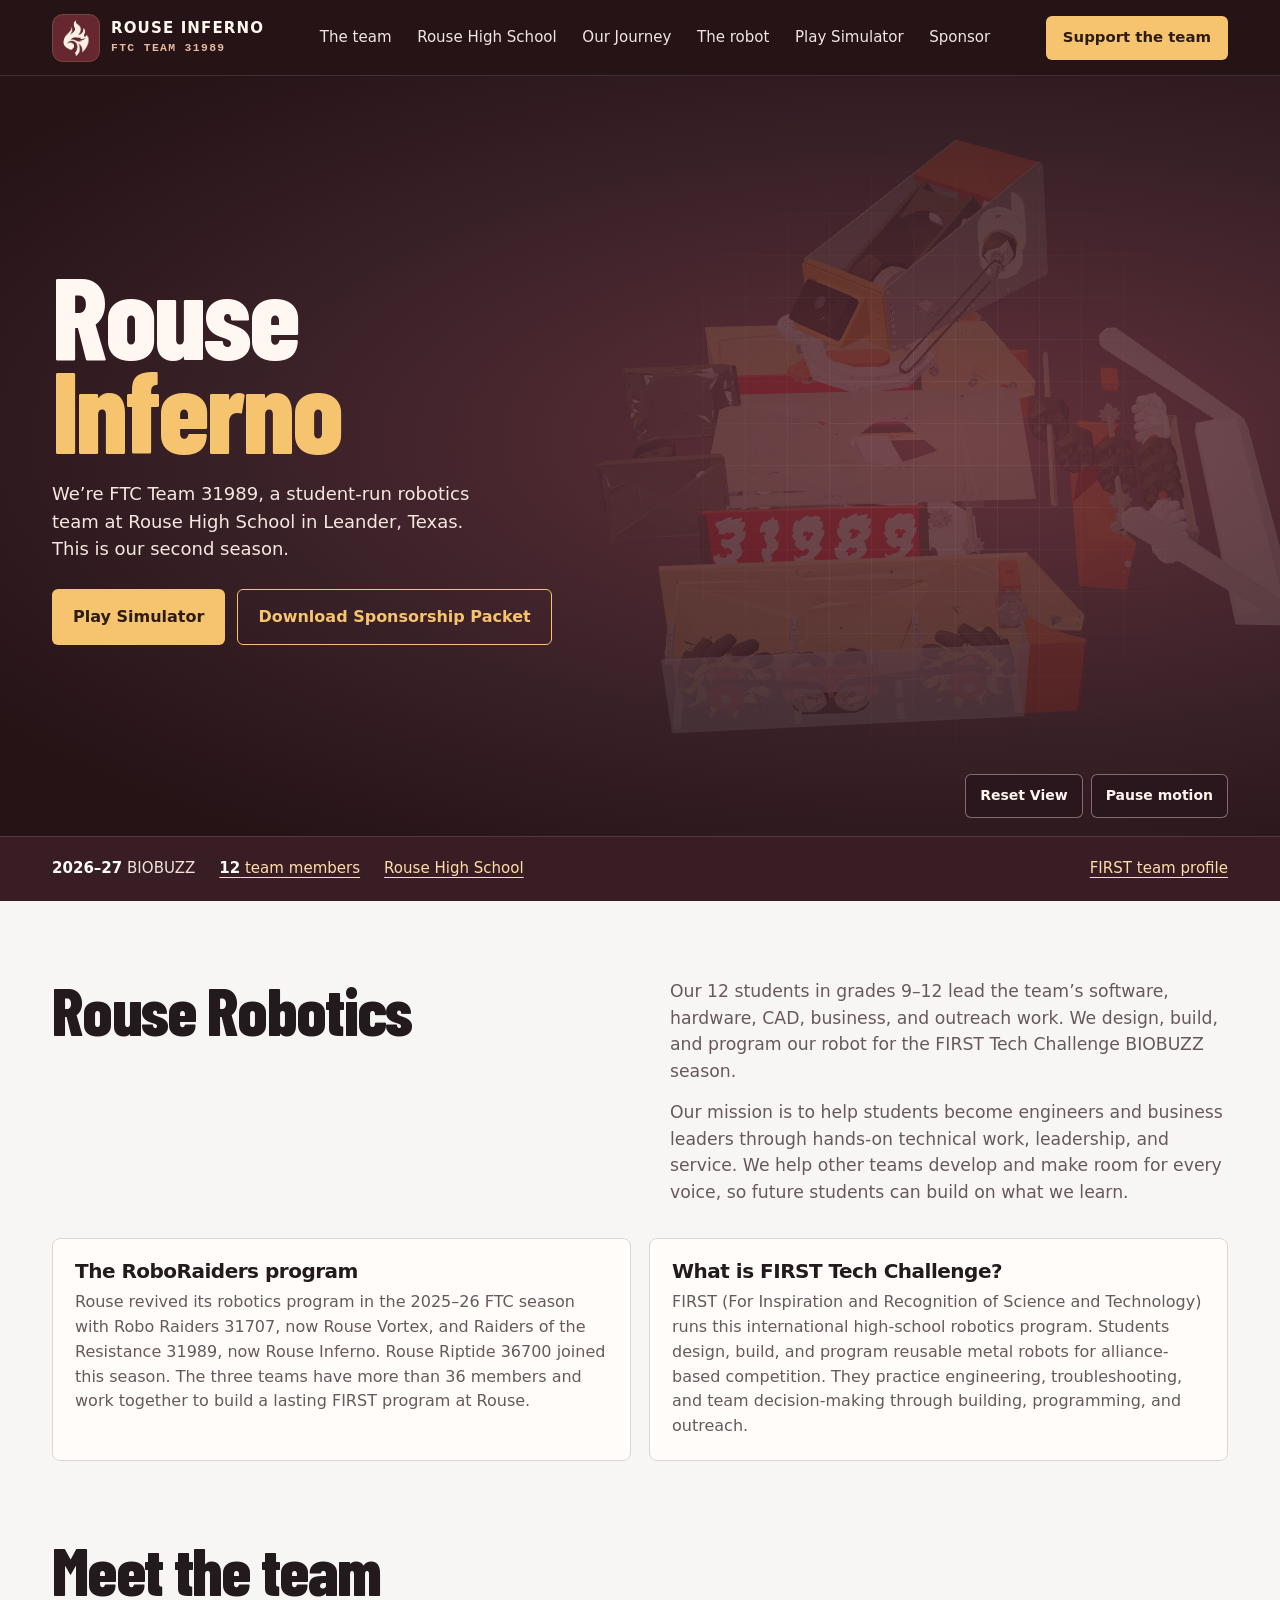
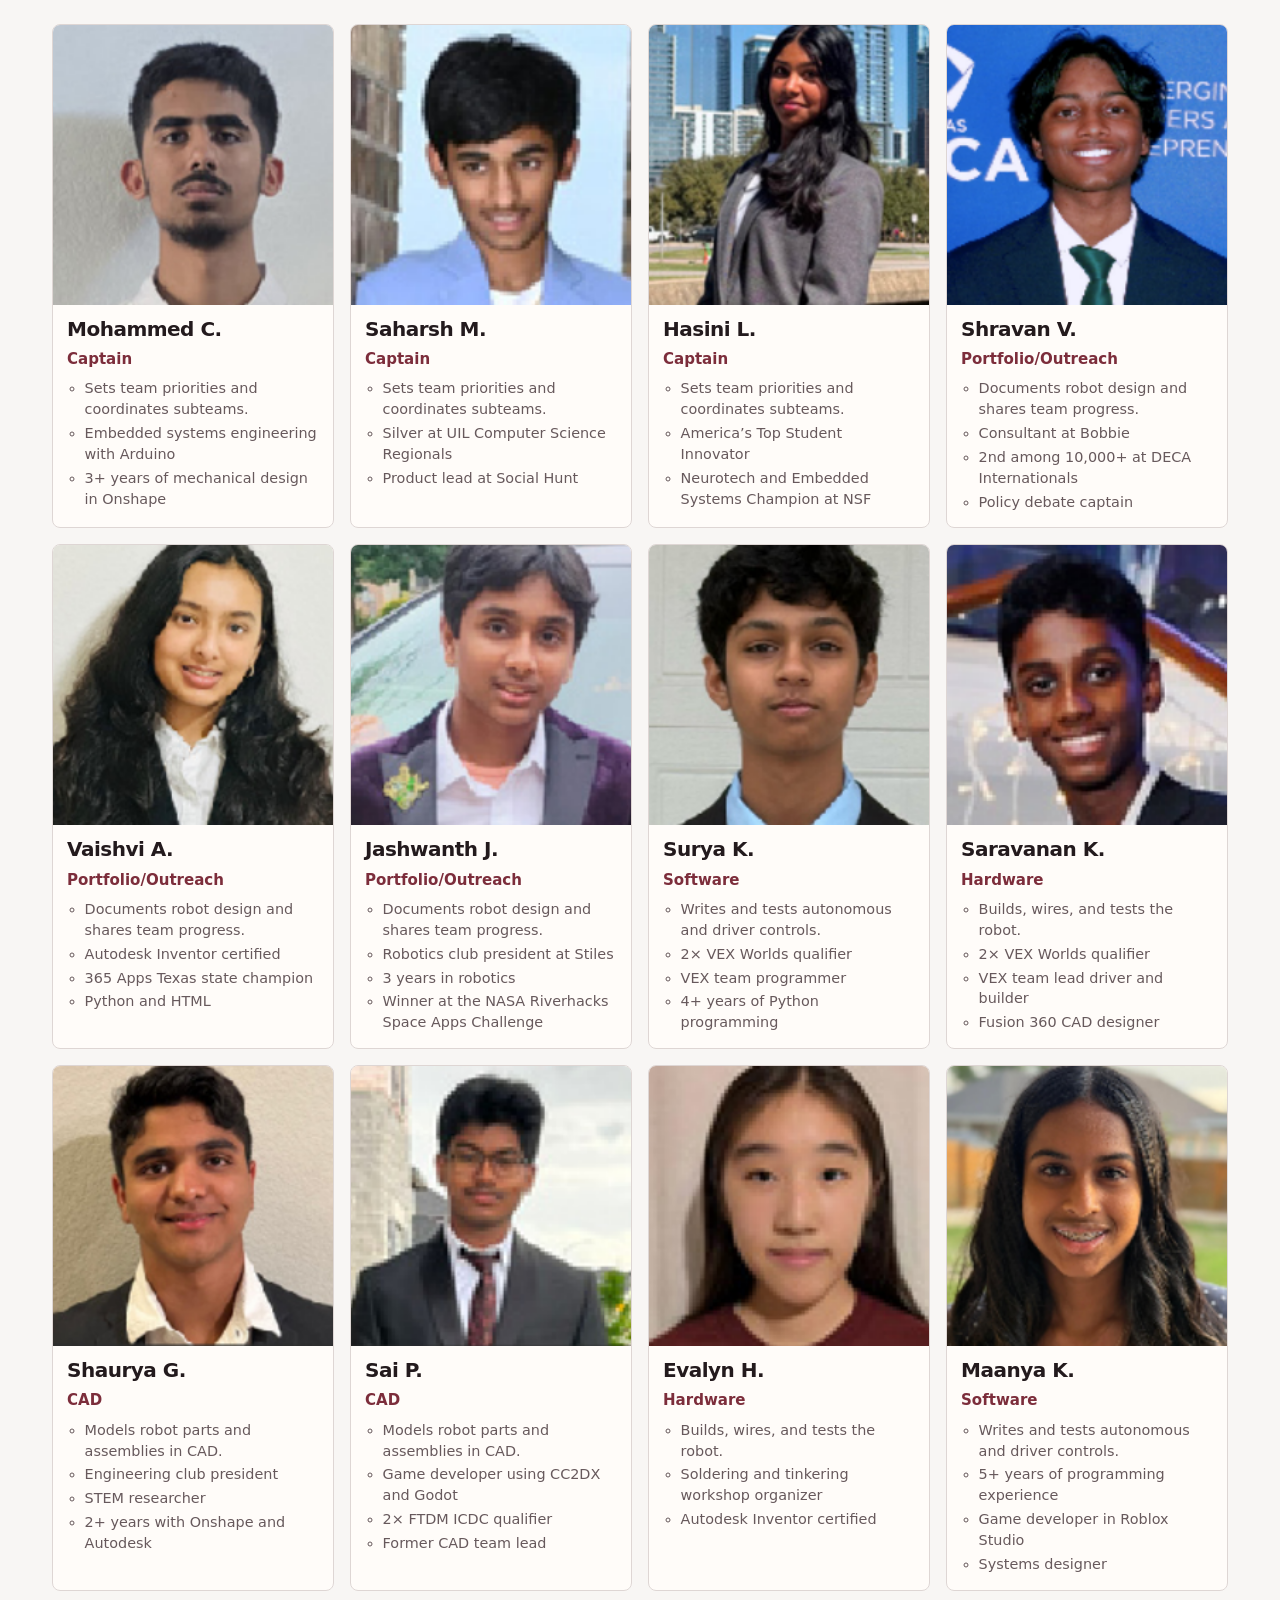
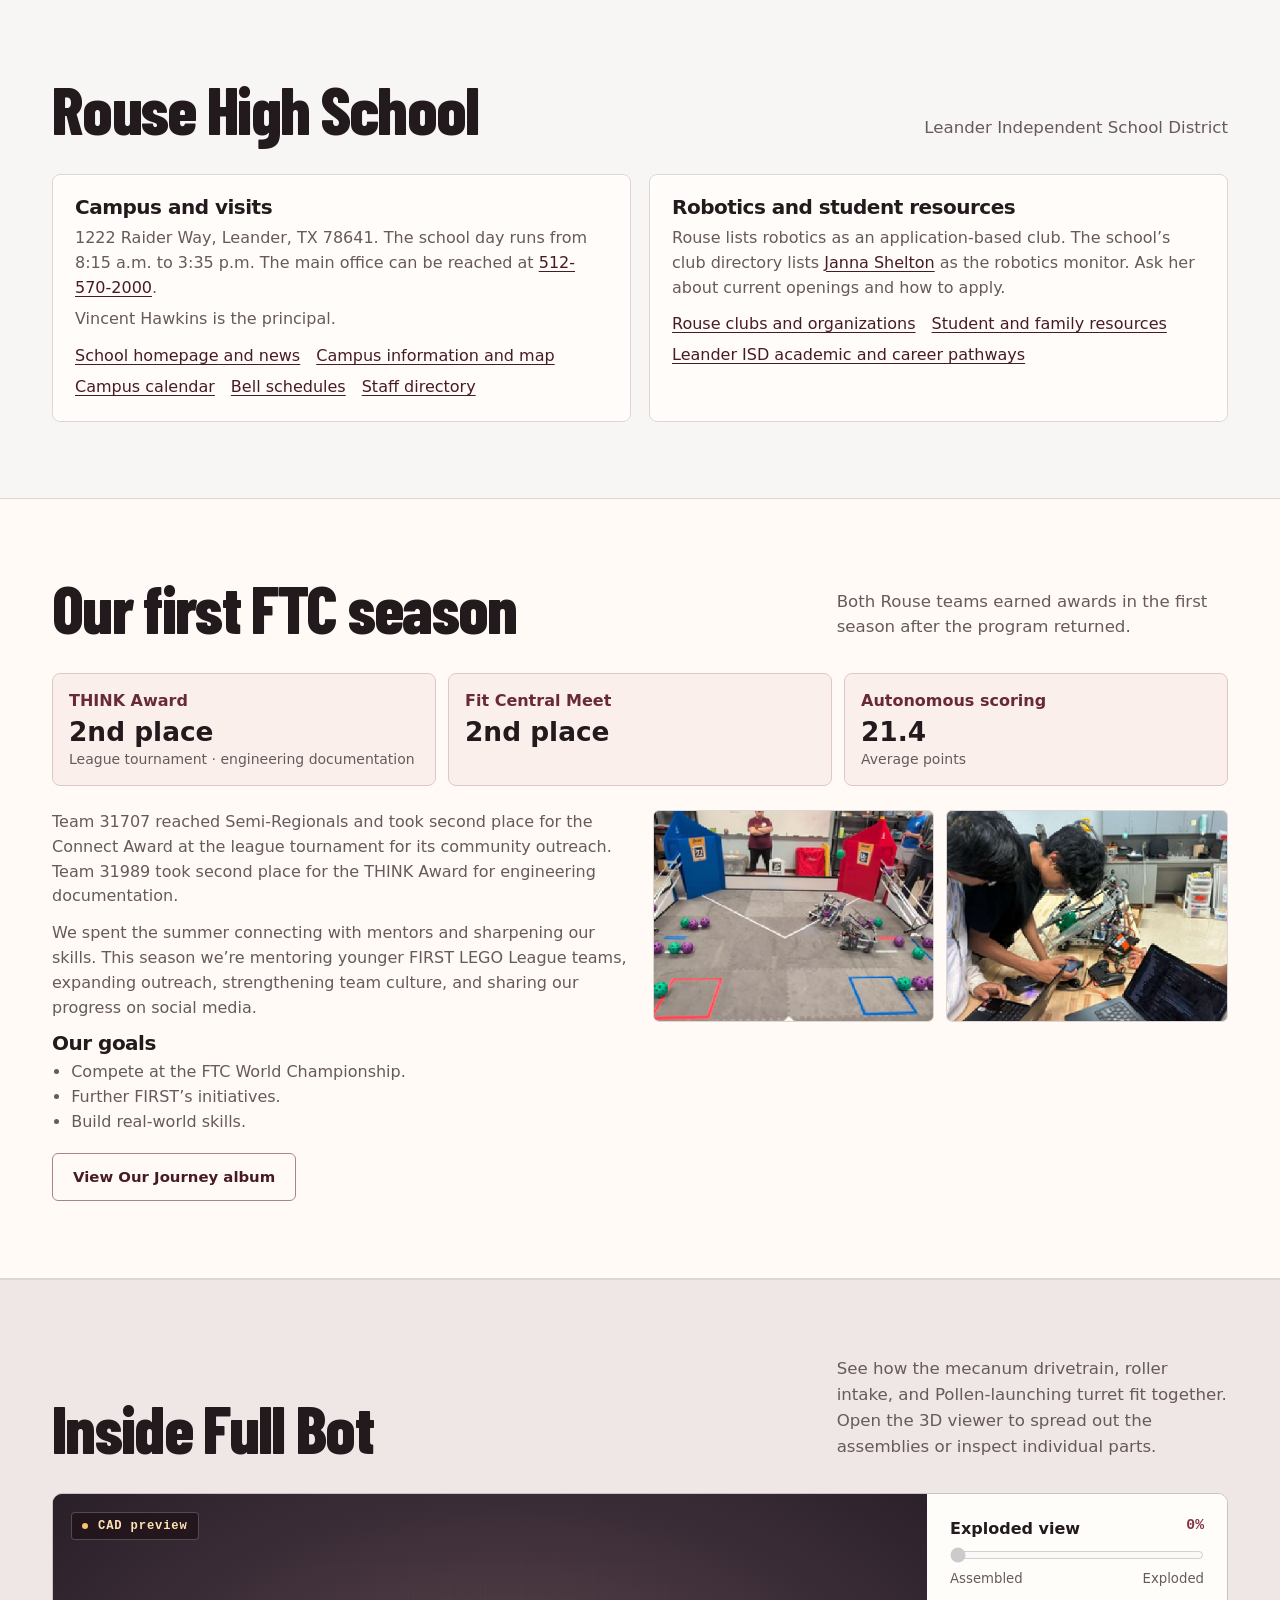
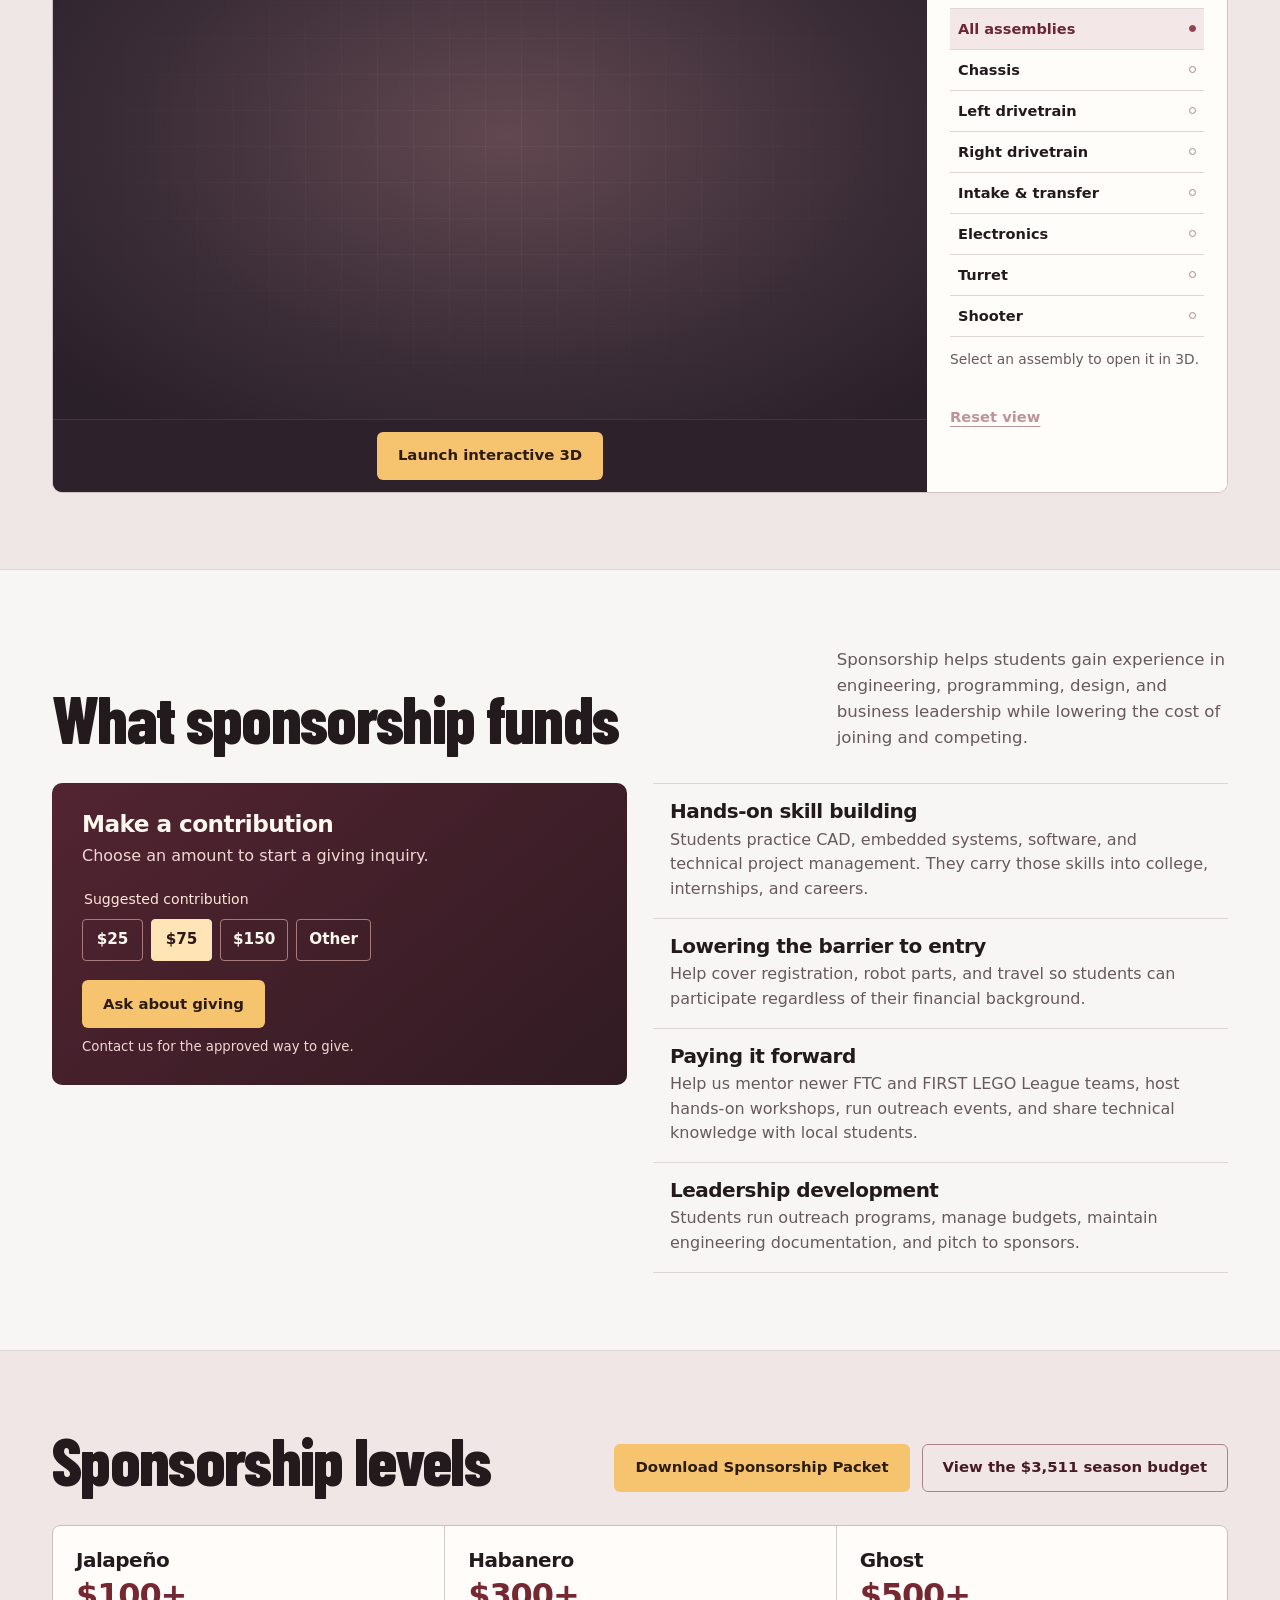
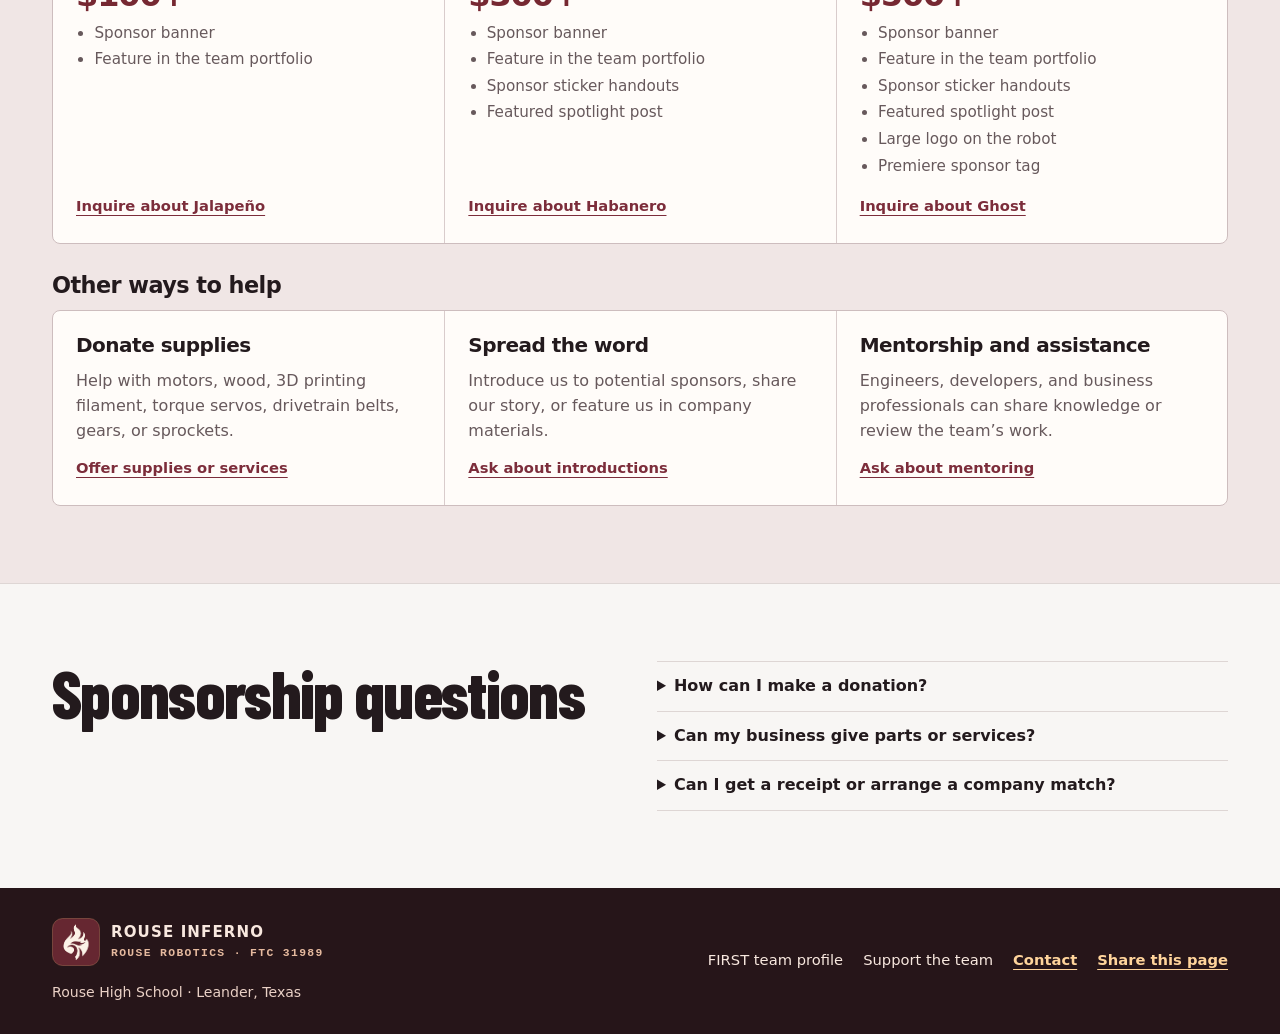
<file: index.html>
<!doctype html>
<html lang="en">
<head>
  <meta charset="utf-8"><meta name="viewport" content="width=device-width, initial-scale=1">
  <title>Rouse Inferno | FTC Team 31989</title>
  <meta name="description" content="Meet Rouse Inferno, FTC Team 31989 at Rouse High School in Leander, Texas. Explore our robot, meet the team, and compare sponsorship levels.">
  <meta name="theme-color" content="#211114">
  <link rel="icon" href="assets/inferno-mark.svg" type="image/svg+xml">
  <link rel="preload" href="assets/barlow-condensed-800.woff2" as="font" type="font/woff2" crossorigin>
  <link rel="stylesheet" href="site.css?v=footer-flame">
  <script src="site.js?v=team-duties" type="module"></script>
</head>
<body class="cinematic-home">
<a href="#main" class="skip">Skip to content</a>
<canvas id="sculpture-canvas" class="sculpture-canvas" aria-hidden="true" hidden></canvas>
<header class="site-header" id="top">
  <div class="shell header-inner">
    <a class="brand" href="#top" aria-label="Rouse Inferno home"><img src="assets/inferno-mark.svg" alt="" width="48" height="48"><span>ROUSE INFERNO<small>FTC TEAM 31989</small></span></a>
    <nav aria-label="Main navigation"><a href="#team">The team</a><a href="#school">Rouse High School</a><a href="journey.html">Our Journey</a><a href="#robot">The robot</a><a href="play/">Play Simulator</a><a href="#sponsor">Sponsor</a></nav>
    <a class="button button-gold header-cta" href="#support">Support the team</a>
  </div>
</header>
<main id="main">
  <section class="hero" aria-labelledby="hero-title">
    <div class="shell hero-inner">
      <div class="hero-copy">
        <h1 id="hero-title">Rouse<br><em>Inferno</em></h1>
        <p class="intro">We’re FTC Team 31989, a student-run robotics team at Rouse High School in Leander, Texas. This is our second season.</p>
        <div class="actions hero-actions">
          <a class="button button-gold" href="play/">Play Simulator</a>
          <a class="button button-outline" href="assets/rouse-inferno-sponsorship-packet.pdf?v=team-duties" download>Download Sponsorship Packet</a>
        </div>
      </div>
      <figure class="hero-art">
        <div class="hero-grid" aria-hidden="true"></div>
        <img src="assets/full-bot.webp?v=step-ap242" alt="Rouse Inferno’s Full Bot CAD, showing its mecanum wheels, front intake and raised shooter" width="1344" height="1010" fetchpriority="high" draggable="false">
        <span class="sculpture-drag-hint">Drag or pinch</span>
        <div class="sculpture-controls" id="sculpture-controls" hidden>
          <button class="button button-outline" id="sculpture-reset" type="button">Reset View</button>
          <button class="button button-outline" id="sculpture-toggle" type="button">Pause motion</button>
        </div>
      </figure>
    </div>
  </section>
  <div class="identity">
    <div class="shell identity-inner">
      <span><strong>2026–27</strong> BIOBUZZ</span>
      <a href="#roster"><strong>12</strong> team members</a>
      <a href="#school">Rouse High School</a>
      <a href="https://ftc-events.firstinspires.org/team/31989">FIRST team profile</a>
    </div>
  </div>

  <section class="section shell" id="team" aria-labelledby="team-title">
    <div class="team">
      <h2 id="team-title">Rouse Robotics</h2>
      <div class="team-copy">
        <p>Our 12 students in grades 9–12 lead the team’s software, hardware, CAD, business, and outreach work. We design, build, and program our robot for the FIRST Tech Challenge BIOBUZZ season.</p>
        <p>Our mission is to help students become engineers and business leaders through hands-on technical work, leadership, and service. We help other teams develop and make room for every voice, so future students can build on what we learn.</p>
      </div>
    </div>
    <div class="packet-grid team-context">
      <article>
        <h3>The RoboRaiders program</h3>
        <p>Rouse revived its robotics program in the 2025–26 FTC season with Robo Raiders 31707, now Rouse Vortex, and Raiders of the Resistance 31989, now Rouse Inferno. Rouse Riptide 36700 joined this season. The three teams have more than 36 members and work together to build a lasting FIRST program at Rouse.</p>
      </article>
      <article>
        <h3>What is FIRST Tech Challenge?</h3>
        <p>FIRST (For Inspiration and Recognition of Science and Technology) runs this international high-school robotics program. Students design, build, and program reusable metal robots for alliance-based competition. They practice engineering, troubleshooting, and team decision-making through building, programming, and outreach.</p>
      </article>
    </div>
  </section>

  <section class="shell roster" id="roster" aria-labelledby="roster-title">
    <h2 id="roster-title">Meet the team</h2>
    <p id="roster-pending">Team portraits are coming soon.</p>
    <ul class="roster-grid" id="roster-grid" hidden></ul>
  </section>

  <section class="section shell school" id="school" aria-labelledby="school-title">
    <div class="section-top">
      <h2 id="school-title">Rouse High School</h2>
      <p>Leander Independent School District</p>
    </div>
    <div class="packet-grid">
      <article>
        <h3>Campus and visits</h3>
        <p>1222 Raider Way, Leander, TX 78641. The school day runs from 8:15 a.m. to 3:35 p.m. The main office can be reached at <a href="tel:+15125702000">512-570-2000</a>.</p>
        <p>Vincent Hawkins is the principal.</p>
        <ul class="school-links">
          <li><a href="https://rhs.leanderisd.org/">School homepage and news</a></li>
          <li><a href="https://rhs.leanderisd.org/campus_information">Campus information and map</a></li>
          <li><a href="https://rhs.leanderisd.org/calendar">Campus calendar</a></li>
          <li><a href="https://rhs.leanderisd.org/campus_information/bell-schedules">Bell schedules</a></li>
          <li><a href="https://rhs.leanderisd.org/directory">Staff directory</a></li>
        </ul>
      </article>
      <article>
        <h3>Robotics and student resources</h3>
        <p>Rouse lists robotics as an application-based club. The school’s club directory lists <a href="mailto:janna.shelton@leanderisd.org">Janna Shelton</a> as the robotics monitor. Ask her about current openings and how to apply.</p>
        <ul class="school-links">
          <li><a href="https://sites.google.com/leanderisd.org/rhs-clubs/home">Rouse clubs and organizations</a></li>
          <li><a href="https://rhs.leanderisd.org/parent_resources">Student and family resources</a></li>
          <li><a href="https://www.leanderisd.org/advancedacademicspathways/">Leander ISD academic and career pathways</a></li>
        </ul>
      </article>
    </div>
  </section>

  <section class="season-section" id="season" aria-labelledby="season-title">
    <div class="shell section">
      <div class="section-top">
        <h2 id="season-title">Our first FTC season</h2>
        <p>Both Rouse teams earned awards in the first season after the program returned.</p>
      </div>
      <dl class="season-results" aria-label="Rouse Inferno results">
        <div><dt>THINK Award</dt><dd>2nd place</dd><dd class="season-result-note">League tournament · engineering documentation</dd></div>
        <div><dt>Fit Central Meet</dt><dd>2nd place</dd></div>
        <div><dt>Autonomous scoring</dt><dd>21.4</dd><dd class="season-result-note">Average points</dd></div>
      </dl>
      <div class="season-story">
        <div>
          <p>Team 31707 reached Semi-Regionals and took second place for the Connect Award at the league tournament for its community outreach. Team 31989 took second place for the THINK Award for engineering documentation.</p>
          <p>We spent the summer connecting with mentors and sharpening our skills. This season we’re mentoring younger FIRST LEGO League teams, expanding outreach, strengthening team culture, and sharing our progress on social media.</p>
          <h3>Our goals</h3>
          <ul><li>Compete at the FTC World Championship.</li><li>Further FIRST’s initiatives.</li><li>Build real-world skills.</li></ul>
          <a class="button button-line season-journey" href="journey.html">View Our Journey album</a>
        </div>
        <div class="season-photos">
          <figure><img src="assets/season/previous-season-field.png" width="379" height="321" loading="lazy" alt="Robots and game pieces on a competition field"></figure>
          <figure><img src="assets/season/team-workbench.png" width="379" height="342" loading="lazy" alt="Team members working on a robot at a bench"></figure>
        </div>
      </div>
    </div>
  </section>

  <section class="lab" id="robot" aria-labelledby="robot-title">
    <div class="shell section">
      <div class="section-top"><h2 id="robot-title">Inside Full Bot</h2><p>See how the mecanum drivetrain, roller intake, and Pollen-launching turret fit together. Open the 3D viewer to spread out the assemblies or inspect individual parts.</p></div>
      <div class="lab-grid">
        <div class="lab-display" id="model-home">
          <div class="model-viewer" id="model-viewer">
            <div class="model-stage" id="stage" data-view="poster">
              <div class="stage-grid" aria-hidden="true"></div>
              <img class="model-poster" src="assets/full-bot.webp?v=step-ap242" alt="Assembled Full Bot CAD showing the 31989 plaque, mecanum drivetrain, front intake, and turret" width="1344" height="1010" loading="lazy">
              <canvas id="robot-canvas" aria-label="Interactive 3D robot. Use the exploded view slider and assembly buttons to inspect the model." hidden></canvas>
              <div class="part-labels" id="part-labels"></div>
              <div class="stage-title"><span class="stage-dot"></span><span id="view-mode">CAD preview</span></div>
              <button class="button button-outline model-stage-button" id="model-fullscreen" type="button" hidden>Full screen</button>
              <button class="button button-outline model-stage-button" id="model-reset-camera" type="button" hidden>Reset view</button>
              <p class="stage-status" id="model-status" role="status"></p>
            </div>
            <div class="model-launch" id="model-launch">
              <button class="button button-gold" id="load-model" type="button">Launch interactive 3D</button>
            </div>
            <div class="model-fullscreen-controls" id="model-fullscreen-controls" hidden></div>
          </div>
        </div>
        <div class="lab-controls">
          <div id="assembly-tools">
          <div class="model-explode" id="model-explode">
            <label for="explode-range">Exploded view <output id="explode-value" for="explode-range">0%</output></label>
            <input disabled id="explode-range" type="range" min="0" max="100" value="0">
            <div class="range-ends"><span>Assembled</span><span>Exploded</span></div>
          </div>
          <div class="assembly-list" aria-label="Show individual robot assemblies">
            <button type="button" class="assembly" data-part="all" aria-pressed="true"><span>All assemblies</span><i></i></button>
            <button type="button" class="assembly" data-part="frame" aria-pressed="false"><span>Chassis</span><i></i></button>
            <button type="button" class="assembly" data-part="left-drive" aria-pressed="false"><span>Left drivetrain</span><i></i></button>
            <button type="button" class="assembly" data-part="right-drive" aria-pressed="false"><span>Right drivetrain</span><i></i></button>
            <button type="button" class="assembly" data-part="intake" aria-pressed="false"><span>Intake &amp; transfer</span><i></i></button>
            <button type="button" class="assembly" data-part="electronics" aria-pressed="false"><span>Electronics</span><i></i></button>
            <button type="button" class="assembly" data-part="turret" aria-pressed="false"><span>Turret</span><i></i></button>
            <button type="button" class="assembly" data-part="shooter" aria-pressed="false"><span>Shooter</span><i></i></button>
          </div>
          <p class="assembly-caption" id="assembly-caption">Select an assembly to open it in 3D.</p>
          <div class="lab-actions"><button type="button" class="button button-line" id="inspect-parts" hidden>Inspect individual parts</button><button type="button" class="text-button" id="reset-model" disabled>Reset view</button></div>
          </div>
          <div id="part-tools" hidden>
            <button type="button" class="text-button" id="back-to-assemblies">Back to assemblies</button>
            <h3 id="active-assembly"></h3>
            <p id="part-summary"></p>
            <div class="part-view-toggle" role="group" aria-label="Part display"><button type="button" id="layout-parts" aria-pressed="true">Parts layout</button><button type="button" id="assemble-parts" aria-pressed="false">Assembled</button></div>
            <label for="part-search">Search this assembly</label><input type="search" id="part-search" placeholder="Try: flywheel, plate, belt">
            <label for="part-list">Isolate a part</label><select id="part-list" size="6" aria-describedby="part-summary"></select>
            <div class="part-pages"><button class="text-button" type="button" id="prev-parts">Previous</button><button class="text-button" type="button" id="next-parts">Next</button></div>
            <p id="part-info" role="status"></p>
          </div>
        </div>
      </div>
      <dialog id="model-fullscreen-dialog" aria-label="Full Bot 3D viewer"></dialog>
    </div>
  </section>

  <section class="section shell" id="support" aria-labelledby="support-title">
    <div class="section-top"><h2 id="support-title">What sponsorship funds</h2><p>Sponsorship helps students gain experience in engineering, programming, design, and business leadership while lowering the cost of joining and competing.</p></div>
    <div class="support-grid">
      <div class="giving-card">
        <h3>Make a contribution</h3>
        <p>Choose an amount to start a giving inquiry.</p>
        <fieldset class="amounts"><legend>Suggested contribution</legend><label><input type="radio" name="gift" value="25"><span>$25</span></label><label><input type="radio" name="gift" value="75" checked><span>$75</span></label><label><input type="radio" name="gift" value="150"><span>$150</span></label><label><input type="radio" name="gift" value="other"><span>Other</span></label></fieldset>
        <label hidden for="gift-other" id="other-label">Custom amount in USD</label><input type="number" id="gift-other" min="1" max="999999" step="1" hidden placeholder="Amount in USD">
        <div class="progress" id="campaign-progress" hidden><p id="progress-caption"></p><progress value="0" max="1" aria-label="Fundraising progress"></progress></div>
        <button class="button button-gold" id="give" type="button">Ask about giving</button>
        <p class="giving-note" id="giving-note">Contact us for the approved way to give.</p>
      </div>
      <div class="uses" aria-label="What support makes possible">
        <article><div><h3>Hands-on skill building</h3><p>Students practice CAD, embedded systems, software, and technical project management. They carry those skills into college, internships, and careers.</p></div></article>
        <article><div><h3>Lowering the barrier to entry</h3><p>Help cover registration, robot parts, and travel so students can participate regardless of their financial background.</p></div></article>
        <article><div><h3>Paying it forward</h3><p>Help us mentor newer FTC and FIRST LEGO League teams, host hands-on workshops, run outreach events, and share technical knowledge with local students.</p></div></article>
        <article><div><h3>Leadership development</h3><p>Students run outreach programs, manage budgets, maintain engineering documentation, and pitch to sponsors.</p></div></article>
      </div>
    </div>
  </section>

  <section class="sponsor" id="sponsor" aria-labelledby="sponsor-title">
    <div class="section shell">
      <div class="section-top">
        <h2 id="sponsor-title">Sponsorship levels</h2>
        <div class="actions"><a class="button button-gold" href="assets/rouse-inferno-sponsorship-packet.pdf?v=team-duties" download>Download Sponsorship Packet</a><a class="button button-line" href="sponsor-brief.html#finances">View the $3,511 season budget</a></div>
      </div>
      <div class="sponsor-grid sponsor-levels" data-sponsorship-tiers></div>
      <div class="sponsor-other">
        <h3>Other ways to help</h3>
        <div class="sponsor-grid">
          <article><h3>Donate supplies</h3><p>Help with motors, wood, 3D printing filament, torque servos, drivetrain belts, gears, or sprockets.</p><button class="text-button" type="button" data-inquiry="In-kind support">Offer supplies or services</button></article>
          <article><h3>Spread the word</h3><p>Introduce us to potential sponsors, share our story, or feature us in company materials.</p><button class="text-button" type="button" data-inquiry="Sponsor introductions">Ask about introductions</button></article>
          <article><h3>Mentorship and assistance</h3><p>Engineers, developers, and business professionals can share knowledge or review the team’s work.</p><button class="text-button" type="button" data-inquiry="Mentorship">Ask about mentoring</button></article>
        </div>
      </div>
      <div id="sponsor-recognition" class="recognition" hidden><h3>Season supporters</h3><ul id="sponsor-names"></ul></div>
    </div>
  </section>
  <section class="section shell faq" aria-labelledby="faq-title">
    <h2 id="faq-title">Sponsorship questions</h2>
    <div class="faq-items">
      <details><summary>How can I make a donation?</summary><p id="donate-answer">Start a giving inquiry to request the approved payment instructions for Team 31989.</p></details>
      <details><summary>Can my business give parts or services?</summary><p>Yes. Use the sponsorship inquiry to tell us what you have in mind so we can confirm whether it fits the team’s needs.</p></details>
      <details><summary>Can I get a receipt or arrange a company match?</summary><p>Ask the team’s fundraising contact to confirm receipt and matching options before you give.</p></details>
    </div>
  </section>
</main>
<footer class="site-footer"><div class="shell footer-inner">
  <div><a class="brand" href="#top"><img src="assets/inferno-mark.svg" alt="" width="48" height="48"><span>ROUSE INFERNO<small>ROUSE ROBOTICS · FTC 31989</small></span></a><p>Rouse High School · Leander, Texas</p></div>
  <nav aria-label="Footer navigation"><a href="https://ftc-events.firstinspires.org/team/31989">FIRST team profile</a><a href="#support">Support the team</a><button class="text-button" data-inquiry="General question" type="button">Contact</button><button class="text-button" id="share" type="button">Share this page</button></nav>
  <p id="share-status" role="status"></p>
</div></footer>
<dialog id="inquiry" aria-labelledby="inquiry-title">
  <div class="dialog-head"><h2 id="inquiry-title">Contact Rouse Inferno</h2><button class="close-button" type="button" aria-label="Close contact form">×</button></div>
  <p class="dialog-info" id="contact-info">Prepare a message about support for FTC Team 31989.</p>
  <form id="inquiry-form">
    <label for="inquiry-name">Name or organization</label><input id="inquiry-name" maxlength="100" autocomplete="organization" required>
    <label for="inquiry-type">Reason for contacting us</label><input id="inquiry-type" readonly>
    <label for="inquiry-message">Message</label><textarea id="inquiry-message" rows="4" maxlength="1600" required></textarea>
    <div class="actions"><button class="button button-gold" id="inquiry-submit" type="submit">Copy inquiry</button><a class="button button-line" id="club-contact" href="https://sites.google.com/leanderisd.org/rhs-clubs/home">Rouse club directory</a></div>
    <p id="inquiry-status" role="status"></p>
  </form>
</dialog>
</body></html>
</file>
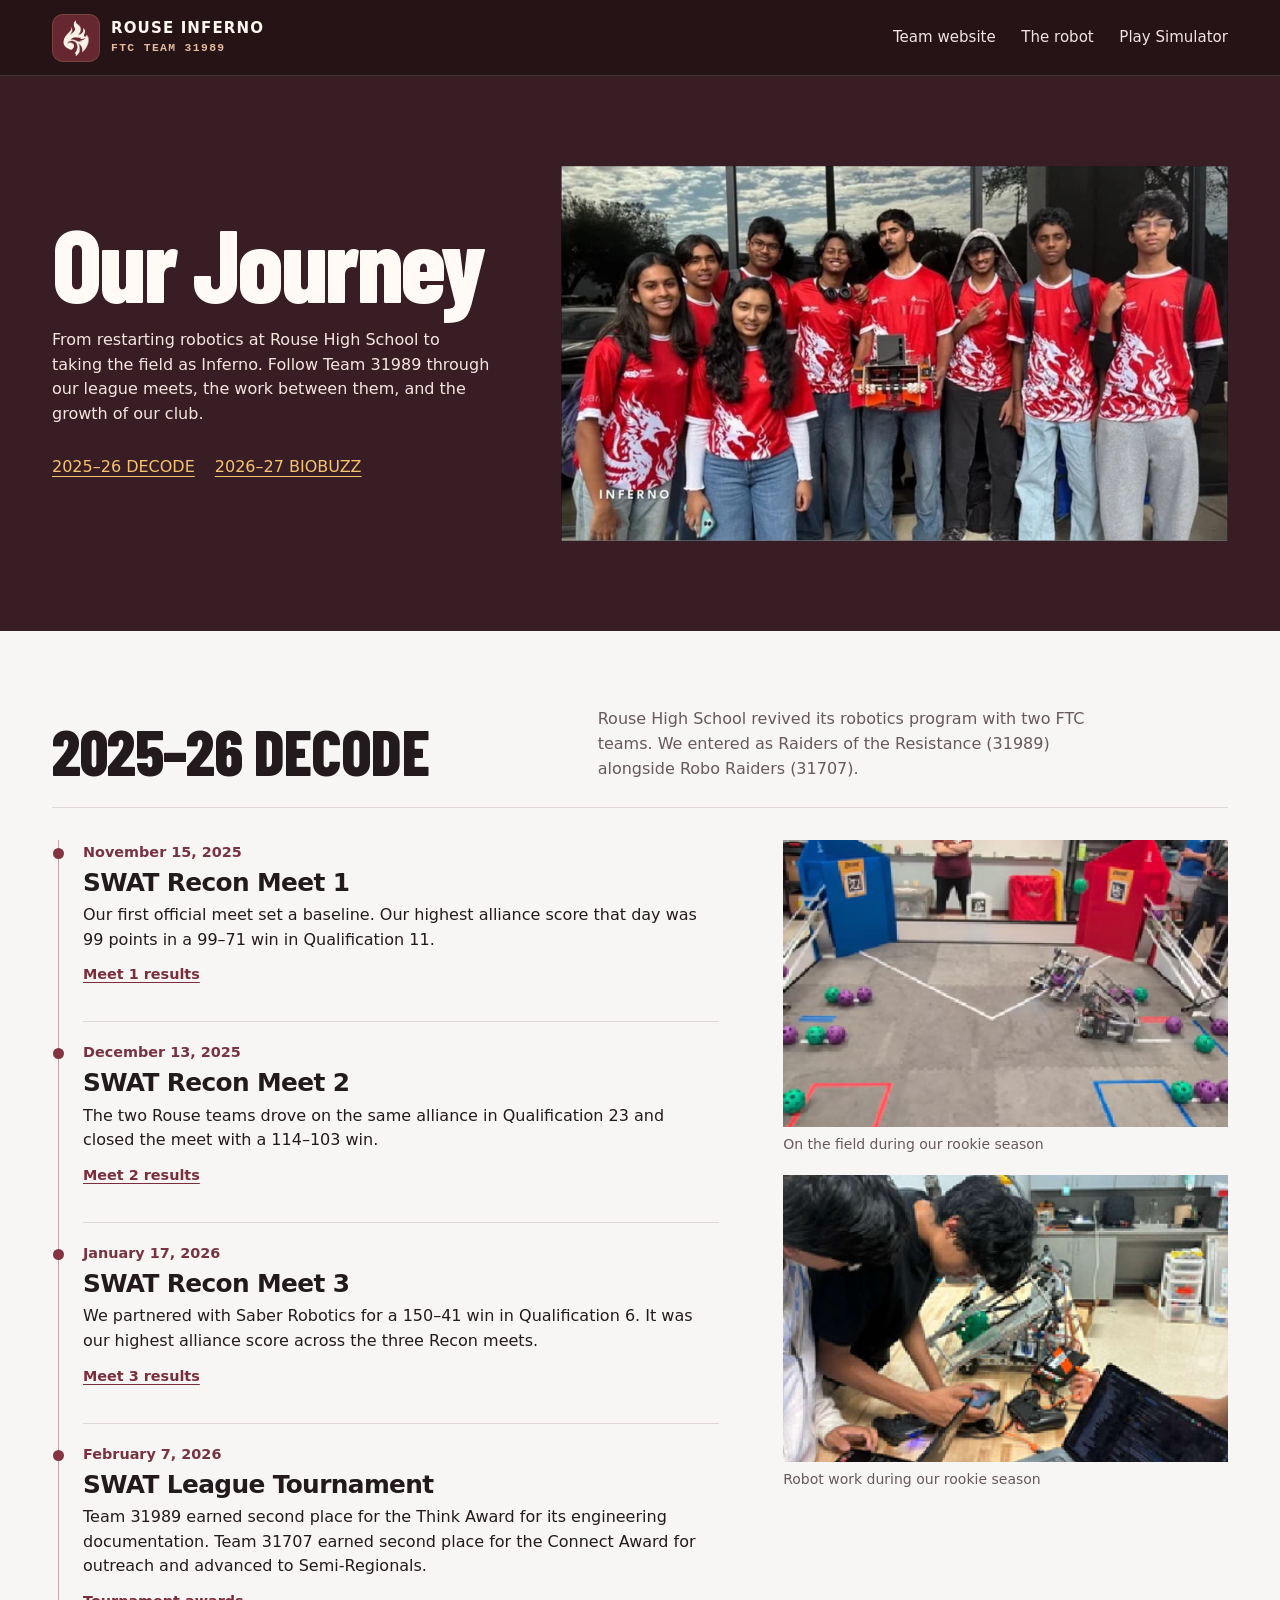
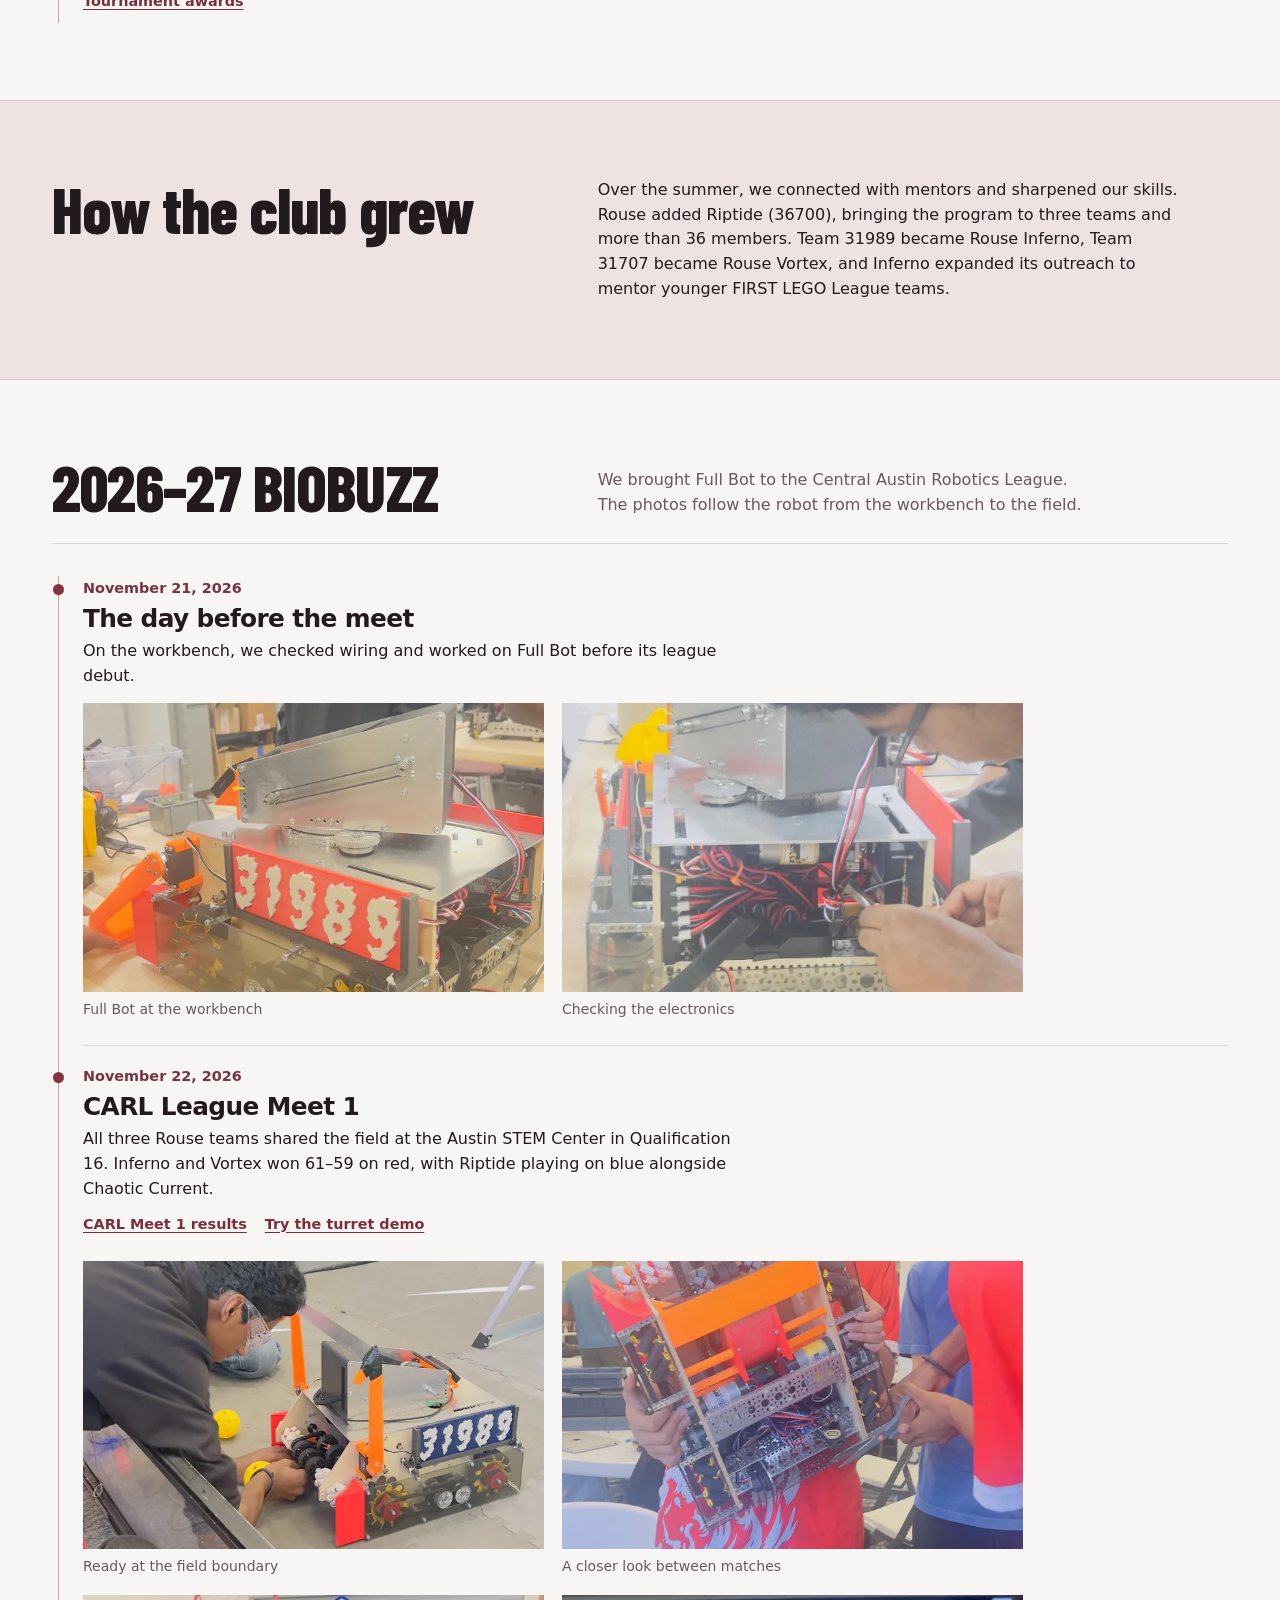
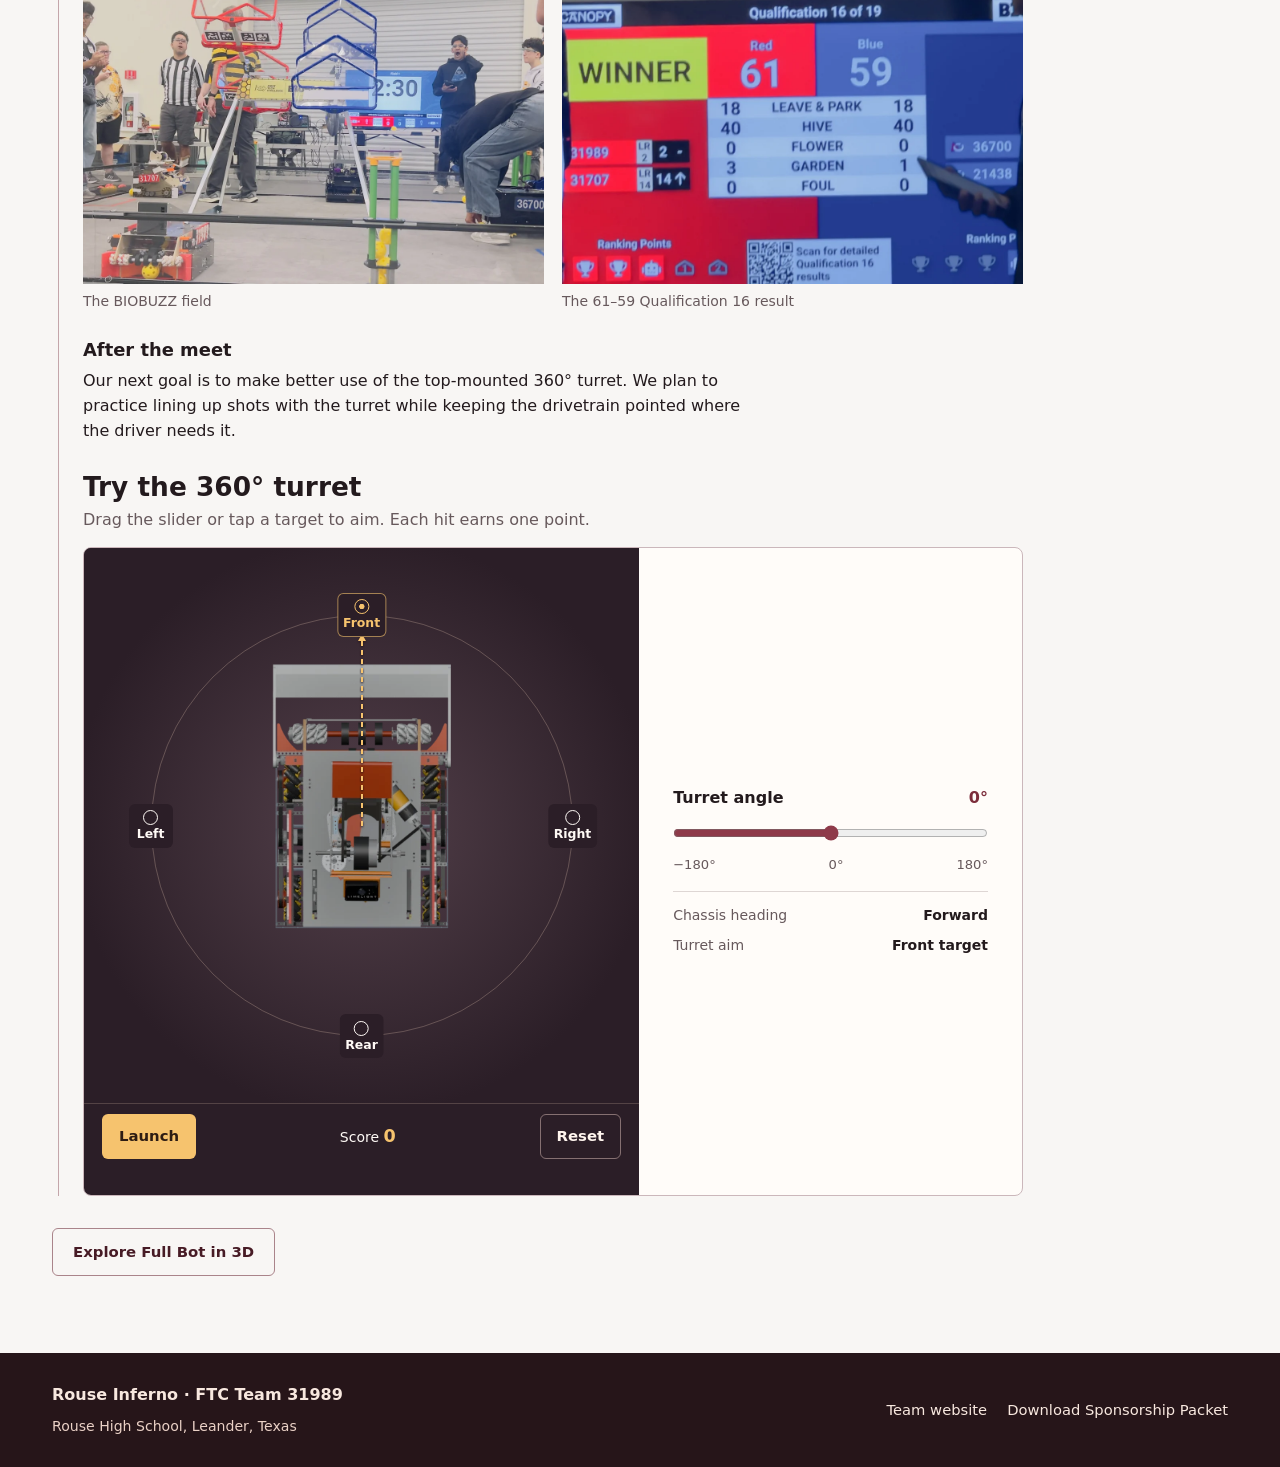
<file: journey.html>
<!doctype html>
<html lang="en">
<head>
  <meta charset="utf-8"><meta name="viewport" content="width=device-width, initial-scale=1">
  <title>Our Journey | Rouse Inferno FTC 31989</title>
  <meta name="description" content="Follow Rouse Inferno from the return of Rouse robotics through the DECODE rookie season and onto the BIOBUZZ field.">
  <meta name="theme-color" content="#251316">
  <link rel="icon" href="assets/inferno-mark.svg" type="image/svg+xml">
  <link rel="preload" href="assets/barlow-condensed-800.woff2" as="font" type="font/woff2" crossorigin>
  <link rel="stylesheet" href="site.css?v=header-flame">
  <link rel="stylesheet" href="journey.css?v=turret-score">
  <script src="journey.js?v=turret-score" type="module"></script>
</head>
<body>
<a class="skip" href="#main">Skip to content</a>
<header class="site-header">
  <div class="shell header-inner">
    <a class="brand" href="./" aria-label="Rouse Inferno home"><img src="assets/inferno-mark.svg" alt="" width="48" height="48"><span>ROUSE INFERNO<small>FTC TEAM 31989</small></span></a>
    <nav aria-label="Main navigation"><a href="./">Team website</a><a href="./#robot">The robot</a><a href="play/">Play Simulator</a></nav>
  </div>
</header>
<main id="main">
  <div class="journey-hero">
    <div class="shell journey-intro">
      <div>
        <h1>Our Journey</h1>
        <p>From restarting robotics at Rouse High School to taking the field as Inferno. Follow Team 31989 through our league meets, the work between them, and the growth of our club.</p>
        <nav aria-label="Jump to a season">
          <a href="#decode">2025–26 DECODE</a>
          <a href="#biobuzz">2026–27 BIOBUZZ</a>
        </nav>
      </div>
      <a class="journey-team" href="assets/journey/team.webp" data-caption="Rouse Inferno with Full Bot">
        <img src="assets/journey/team.webp" width="869" height="489" alt="Rouse Inferno team members in red jerseys posing together with their robot" fetchpriority="high">
      </a>
    </div>
  </div>

  <section class="shell section journey-chapter" id="decode" aria-labelledby="decode-title">
    <header class="journey-heading">
      <h2 id="decode-title">2025–26 DECODE</h2>
      <p>Rouse High School revived its robotics program with two FTC teams. We entered as Raiders of the Resistance (31989) alongside Robo Raiders (31707).</p>
    </header>
    <div class="journey-rookie">
      <ol class="journey-timeline">
        <li>
          <time datetime="2025-11-15">November 15, 2025</time>
          <h3>SWAT Recon Meet 1</h3>
          <p>Our first official meet set a baseline. Our highest alliance score that day was 99 points in a 99–71 win in Qualification 11.</p>
          <a href="https://ftc-events.firstinspires.org/2025/USTXCLRM1/qualifications?team=31989">Meet 1 results</a>
        </li>
        <li>
          <time datetime="2025-12-13">December 13, 2025</time>
          <h3>SWAT Recon Meet 2</h3>
          <p>The two Rouse teams drove on the same alliance in Qualification 23 and closed the meet with a 114–103 win.</p>
          <a href="https://ftc-events.firstinspires.org/2025/USTXCLRM2/qualifications?team=31989">Meet 2 results</a>
        </li>
        <li>
          <time datetime="2026-01-17">January 17, 2026</time>
          <h3>SWAT Recon Meet 3</h3>
          <p>We partnered with Saber Robotics for a 150–41 win in Qualification 6. It was our highest alliance score across the three Recon meets.</p>
          <a href="https://ftc-events.firstinspires.org/2025/USTXCLRM3/qualifications?team=31989">Meet 3 results</a>
        </li>
        <li>
          <time datetime="2026-02-07">February 7, 2026</time>
          <h3>SWAT League Tournament</h3>
          <p>Team 31989 earned second place for the Think Award for its engineering documentation. Team 31707 earned second place for the Connect Award for outreach and advanced to Semi-Regionals.</p>
          <a href="https://ftc-events.firstinspires.org/2025/USTXCLLT1/awards">Tournament awards</a>
        </li>
      </ol>
      <div class="journey-archive">
        <figure>
          <a href="assets/season/previous-season-field.png" data-caption="On the field during our rookie season"><img src="assets/season/previous-season-field.png" width="379" height="321" loading="lazy" alt="Robots and game pieces on the rookie-season competition field"></a>
          <figcaption>On the field during our rookie season</figcaption>
        </figure>
        <figure>
          <a href="assets/season/team-workbench.png" data-caption="Robot work during our rookie season"><img src="assets/season/team-workbench.png" width="379" height="342" loading="lazy" alt="Students working together around a robot at a workbench"></a>
          <figcaption>Robot work during our rookie season</figcaption>
        </figure>
      </div>
    </div>
  </section>

  <section class="journey-offseason" aria-labelledby="offseason-title">
    <div class="shell section">
      <h2 id="offseason-title">How the club grew</h2>
      <p>Over the summer, we connected with mentors and sharpened our skills. Rouse added Riptide (36700), bringing the program to three teams and more than 36 members. Team 31989 became Rouse Inferno, Team 31707 became Rouse Vortex, and Inferno expanded its outreach to mentor younger FIRST LEGO League teams.</p>
    </div>
  </section>

  <section class="shell section journey-chapter" id="biobuzz" aria-labelledby="biobuzz-title">
    <header class="journey-heading">
      <h2 id="biobuzz-title">2026–27 BIOBUZZ</h2>
      <p>We brought Full Bot to the Central Austin Robotics League. The photos follow the robot from the workbench to the field.</p>
    </header>
    <ol class="journey-timeline journey-current">
      <li>
        <time datetime="2026-11-21">November 21, 2026</time>
        <h3>The day before the meet</h3>
        <p>On the workbench, we checked wiring and worked on Full Bot before its league debut.</p>
        <div class="journey-gallery">
          <figure><a href="assets/journey/bench-robot.webp" data-caption="Full Bot with the 31989 number plate at the workbench"><img src="assets/journey/bench-robot.webp" width="675" height="1200" alt="Full Bot on a wooden workbench with its red 31989 plate visible" loading="lazy"></a><figcaption>Full Bot at the workbench</figcaption></figure>
          <figure><a href="assets/journey/bench-wiring.webp" data-caption="Checking the electronics before the meet"><img src="assets/journey/bench-wiring.webp" width="1280" height="720" alt="Hands checking red wires and connectors inside Full Bot" loading="lazy"></a><figcaption>Checking the electronics</figcaption></figure>
        </div>
      </li>
      <li>
        <time datetime="2026-11-22">November 22, 2026</time>
        <h3>CARL League Meet 1</h3>
        <p>All three Rouse teams shared the field at the Austin STEM Center in Qualification 16. Inferno and Vortex won 61–59 on red, with Riptide playing on blue alongside Chaotic Current.</p>
        <div class="journey-meet-links">
          <a href="https://ftc-events.firstinspires.org/2026/USTXCECAM1/qualifications?team=31989">CARL Meet 1 results</a>
          <a href="#turret-demo">Try the turret demo</a>
        </div>
        <div class="journey-gallery">
          <figure><a href="assets/journey/field-ready.webp" data-caption="Full Bot at the field boundary"><img src="assets/journey/field-ready.webp" width="675" height="1200" alt="Team members kneel beside Full Bot at the edge of the field" loading="lazy"></a><figcaption>Ready at the field boundary</figcaption></figure>
          <figure><a href="assets/journey/pit-check.webp" data-caption="A closer look at the robot between matches"><img src="assets/journey/pit-check.webp" width="675" height="1200" alt="Students holding Full Bot and looking closely at its mechanisms" loading="lazy"></a><figcaption>A closer look between matches</figcaption></figure>
          <figure><a href="assets/journey/field.webp" data-caption="A view across the BIOBUZZ field"><img src="assets/journey/field.webp" width="1280" height="720" alt="BIOBUZZ game structures and robots on the field at Austin STEM Center" loading="lazy"></a><figcaption>The BIOBUZZ field</figcaption></figure>
          <figure><a href="assets/journey/match-result.webp" data-caption="Qualification 16 scoreboard showing a 61–59 red alliance win"><img src="assets/journey/match-result.webp" width="1280" height="720" alt="Qualification 16 scoreboard showing 61 points for red and 59 for blue" loading="lazy"></a><figcaption>The 61–59 Qualification 16 result</figcaption></figure>
        </div>
        <h4 class="journey-followup">After the meet</h4>
        <p>Our next goal is to make better use of the top-mounted 360° turret. We plan to practice lining up shots with the turret while keeping the drivetrain pointed where the driver needs it.</p>
        <section class="turret-demo" id="turret-demo" aria-labelledby="turret-demo-title">
          <h5 id="turret-demo-title">Try the 360° turret</h5>
          <p id="turret-demo-help">Drag the slider or tap a target to aim. Each hit earns one point.</p>
          <div class="turret-demo-layout">
            <div class="turret-play">
              <div class="turret-stage" role="group" aria-label="Overhead view with four aiming targets">
                <div class="turret-compass" aria-hidden="true"></div>
                <img class="turret-layer" src="assets/journey/turret-chassis.webp?v=step-ap242" width="768" height="768" alt="Top view of Full Bot’s chassis, facing the front target" loading="lazy" draggable="false">
                <div class="turret-moving" aria-hidden="true">
                  <img class="turret-layer" src="assets/journey/turret-upper.webp?v=step-ap242" width="768" height="768" alt="" loading="lazy" draggable="false">
                  <span class="turret-aim-line"></span>
                </div>
                <button type="button" class="turret-target" data-bearing="0" aria-label="Front target" aria-pressed="true" disabled>Front</button>
                <button type="button" class="turret-target" data-bearing="-90" aria-label="Left target" aria-pressed="false" disabled>Left</button>
                <button type="button" class="turret-target" data-bearing="90" aria-label="Right target" aria-pressed="false" disabled>Right</button>
                <button type="button" class="turret-target" data-bearing="180" aria-label="Rear target" aria-pressed="false" disabled>Rear</button>
                <span class="turret-pollen" aria-hidden="true" hidden></span>
              </div>
              <div class="turret-launch-actions">
                <button id="turret-launch" class="button button-gold" type="button" disabled>Launch</button>
                <p class="turret-score">Score <strong id="turret-score">0</strong></p>
                <button id="turret-reset" class="button button-outline" type="button" disabled>Reset</button>
                <p id="turret-shot-result" role="status" aria-atomic="true"></p>
              </div>
            </div>
            <div class="turret-controls">
              <div class="turret-angle-label">
                <label for="turret-angle">Turret angle</label>
                <output for="turret-angle" id="turret-angle-value" aria-hidden="true">0°</output>
              </div>
              <input id="turret-angle" type="range" min="-180" max="180" step="1" value="0" aria-describedby="turret-demo-help" disabled>
              <div class="turret-range-ends" aria-hidden="true"><span>−180°</span><span>0°</span><span>180°</span></div>
              <dl class="turret-readout">
                <div><dt>Chassis heading</dt><dd>Forward</dd></div>
                <div><dt>Turret aim</dt><dd id="turret-aim">Front target</dd></div>
              </dl>
            </div>
          </div>
          <noscript><p>Enable JavaScript to aim the turret and launch a Pollen ball.</p></noscript>
        </section>
      </li>
    </ol>
    <p class="journey-next"><a class="button button-line" href="./#robot">Explore Full Bot in 3D</a></p>
  </section>
</main>
<footer class="site-footer">
  <div class="shell footer-inner">
    <div><strong>Rouse Inferno · FTC Team 31989</strong><p>Rouse High School, Leander, Texas</p></div>
    <nav aria-label="Footer navigation"><a href="./">Team website</a><a href="assets/rouse-inferno-sponsorship-packet.pdf?v=team-duties" download>Download Sponsorship Packet</a></nav>
  </div>
</footer>
<dialog class="journey-lightbox" id="journey-lightbox" aria-label="Journey photo">
  <button class="button button-outline journey-close" type="button" data-close>Close</button>
  <figure><img alt=""><figcaption></figcaption></figure>
  <div class="journey-photo-controls">
    <button class="button button-outline" type="button" data-previous>Previous photo</button>
    <button class="button button-outline" type="button" data-next>Next photo</button>
  </div>
</dialog>
</body>
</html>
</file>
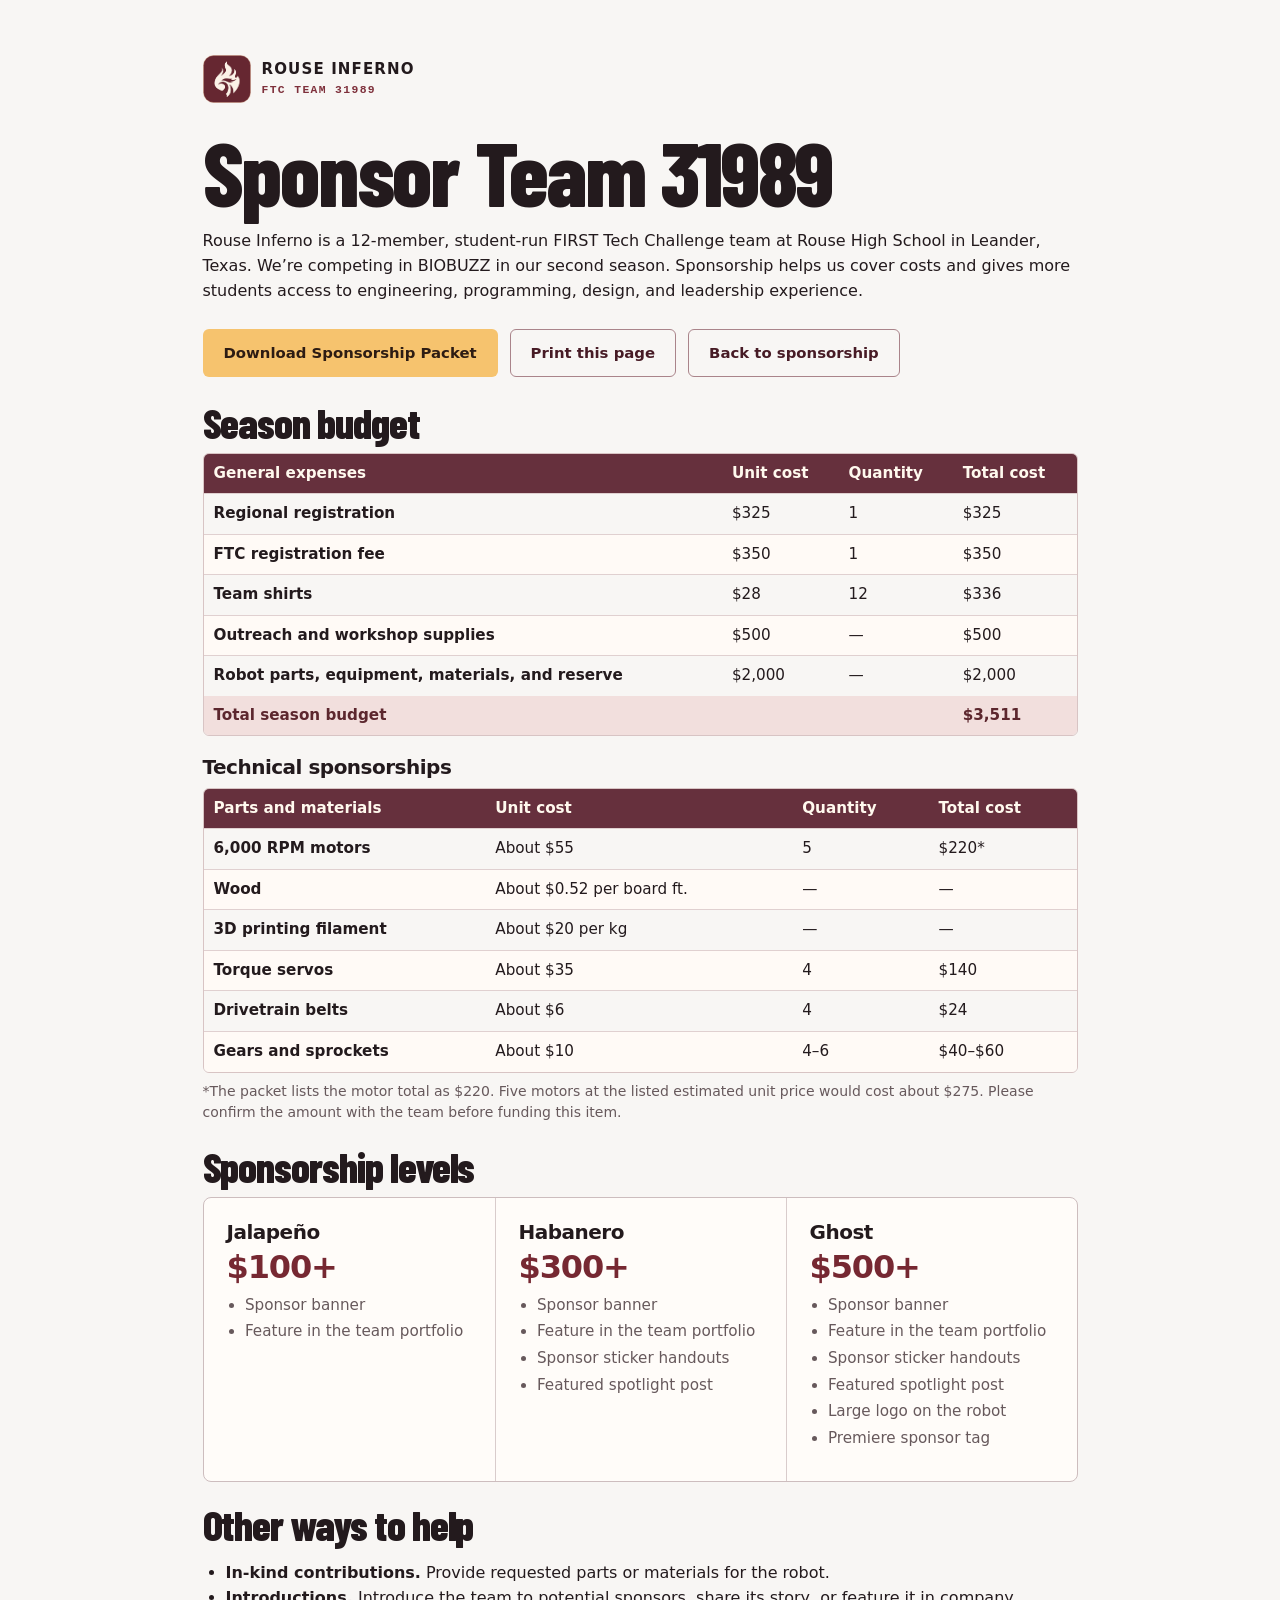
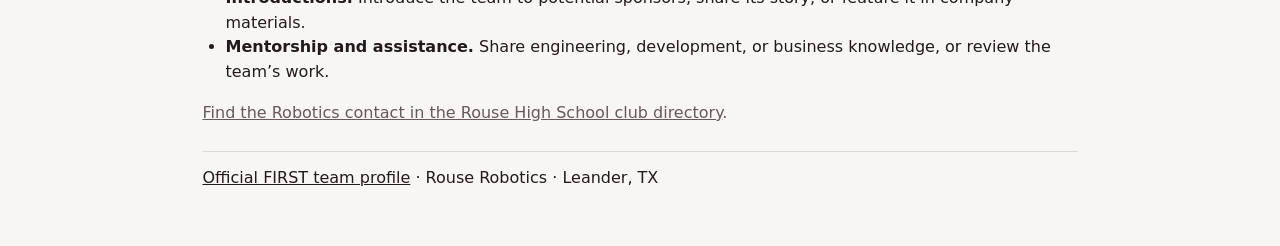
<file: sponsor-brief.html>
<!doctype html>
<html lang="en">
<head>
  <meta charset="utf-8">
  <meta name="viewport" content="width=device-width, initial-scale=1">
  <title>Sponsorship and Budget | Rouse Inferno FTC 31989</title>
  <meta name="description" content="Review Team 31989’s season budget, requested materials, sponsorship levels and ways to help.">
  <link rel="icon" href="assets/inferno-mark.svg" type="image/svg+xml">
  <link rel="stylesheet" href="site.css?v=footer-flame">
  <script type="module" src="brief.js?v=packet-v2"></script>
</head>
<body>
<main class="shell print-brief">
  <a class="brand" href="index.html"><img src="assets/inferno-mark.svg" alt="" width="48" height="48"><span>ROUSE INFERNO<small>FTC TEAM 31989</small></span></a>
  <h1>Sponsor Team 31989</h1>
  <p>Rouse Inferno is a 12-member, student-run FIRST Tech Challenge team at Rouse High School in Leander, Texas. We’re competing in BIOBUZZ in our second season. Sponsorship helps us cover costs and gives more students access to engineering, programming, design, and leadership experience.</p>
  <div class="actions brief-actions">
    <a class="button button-gold" href="assets/rouse-inferno-sponsorship-packet.pdf?v=team-duties" download>Download Sponsorship Packet</a>
    <button type="button" class="button button-line" id="print">Print this page</button>
    <a class="button button-line" href="index.html#sponsor">Back to sponsorship</a>
  </div>

  <section id="finances" aria-labelledby="finance-title">
    <h2 id="finance-title">Season budget</h2>
    <div class="table-scroll" role="region" aria-label="General budget table" tabindex="0">
      <table class="packet-table">
        <thead><tr><th scope="col">General expenses</th><th scope="col">Unit cost</th><th scope="col">Quantity</th><th scope="col">Total cost</th></tr></thead>
        <tbody>
          <tr><th scope="row">Regional registration</th><td>$325</td><td>1</td><td>$325</td></tr>
          <tr><th scope="row">FTC registration fee</th><td>$350</td><td>1</td><td>$350</td></tr>
          <tr><th scope="row">Team shirts</th><td>$28</td><td>12</td><td>$336</td></tr>
          <tr><th scope="row">Outreach and workshop supplies</th><td>$500</td><td>—</td><td>$500</td></tr>
          <tr><th scope="row">Robot parts, equipment, materials, and reserve</th><td>$2,000</td><td>—</td><td>$2,000</td></tr>
        </tbody>
        <tfoot><tr><th scope="row" colspan="3">Total season budget</th><td>$3,511</td></tr></tfoot>
      </table>
    </div>

    <h3 class="packet-subhead">Technical sponsorships</h3>
    <div class="table-scroll" role="region" aria-label="Technical sponsorship table" tabindex="0">
      <table class="packet-table">
        <thead><tr><th scope="col">Parts and materials</th><th scope="col">Unit cost</th><th scope="col">Quantity</th><th scope="col">Total cost</th></tr></thead>
        <tbody>
          <tr><th scope="row">6,000 RPM motors</th><td>About $55</td><td>5</td><td>$220*</td></tr>
          <tr><th scope="row">Wood</th><td>About $0.52 per board ft.</td><td>—</td><td>—</td></tr>
          <tr><th scope="row">3D printing filament</th><td>About $20 per kg</td><td>—</td><td>—</td></tr>
          <tr><th scope="row">Torque servos</th><td>About $35</td><td>4</td><td>$140</td></tr>
          <tr><th scope="row">Drivetrain belts</th><td>About $6</td><td>4</td><td>$24</td></tr>
          <tr><th scope="row">Gears and sprockets</th><td>About $10</td><td>4–6</td><td>$40–$60</td></tr>
        </tbody>
      </table>
    </div>
    <p class="budget-note">*The packet lists the motor total as $220. Five motors at the listed estimated unit price would cost about $275. Please confirm the amount with the team before funding this item.</p>
  </section>

  <section id="sponsorship-levels" aria-labelledby="tier-title">
    <h2 id="tier-title">Sponsorship levels</h2>
    <div class="sponsor-grid sponsor-levels" data-sponsorship-tiers></div>
  </section>

  <section aria-labelledby="help-title">
    <h2 id="help-title">Other ways to help</h2>
    <ul>
      <li><strong>In-kind contributions.</strong> Provide requested parts or materials for the robot.</li>
      <li><strong>Introductions.</strong> Introduce the team to potential sponsors, share its story, or feature it in company materials.</li>
      <li><strong>Mentorship and assistance.</strong> Share engineering, development, or business knowledge, or review the team’s work.</li>
    </ul>
    <p class="brief-contact" id="brief-contact"><a href="https://sites.google.com/leanderisd.org/rhs-clubs/home">Find the Robotics contact in the Rouse High School club directory</a>.</p>
  </section>

  <footer><a href="https://ftc-events.firstinspires.org/team/31989">Official FIRST team profile</a> · Rouse Robotics · Leander, TX</footer>
</main>
</body>
</html>
</file>
<file: site.css>
@font-face {
  font-family: 'Barlow Condensed';
  src: url('assets/barlow-condensed-800.woff2') format('woff2');
  font-style: normal;
  font-weight: 800;
  font-display: swap;
}
:root{--ink:#231a1d;--wine:#471b25;--dark:#251316;--gold:#f6c36e;--cream:#fffaf6;--paper:#f8f6f4;--muted:#67595c;--rule:#ded6d4;--display:'Barlow Condensed','Arial Narrow','Aptos Display',sans-serif;--card-radius:8px;--button-radius:6px;--body:system-ui,-apple-system,BlinkMacSystemFont,'Segoe UI',sans-serif;font:16px/1.55 var(--body);color:var(--ink);background:var(--paper);scroll-behavior:smooth}
*{box-sizing:border-box} [hidden]{display:none!important} body,p,h1,h2,h3,figure{margin:0} img{display:block;max-width:100%} a{color:inherit;text-decoration:none} button,input,textarea{font:inherit} button{cursor:pointer} button:disabled{cursor:default;opacity:.5} :focus-visible{outline:3px solid #946006;outline-offset:5px} .hero :focus-visible,.site-header :focus-visible,.site-footer :focus-visible,.giving-card :focus-visible{outline-color:var(--gold)} .shell{width:min(1220px,calc(100% - 104px));margin-inline:auto} .skip{position:fixed;left:1rem;top:-100px;z-index:5;padding:10px 14px;background:var(--gold);color:var(--dark)} .skip:focus{top:12px} .section{padding-block:clamp(52px,6vw,88px)} section[id]{scroll-margin-top:16px}
.site-header{background:var(--dark);color:#fff8ee;border-bottom:1px solid #ffffff20}.header-inner{display:flex;min-height:75px;align-items:center;justify-content:space-between;gap:25px}.brand{display:inline-flex;align-items:center;gap:11px;line-height:1.15;font-weight:850;white-space:nowrap;font-size:.94rem;letter-spacing:.075em}.brand small{display:block;color:#e6ba9f;margin-top:5px;font:bold .71rem/1.15 ui-monospace,monospace;letter-spacing:.12em}.site-header nav{display:flex;gap:clamp(12px,2vw,28px);align-items:center;font-size:.94rem;color:#f1e4e4}
.site-header nav a{display:inline-flex;align-items:center;min-height:44px}
::selection{background:#f6c36e;color:#251316}.site-header nav a:hover,.site-footer nav a:hover{text-decoration:underline;text-underline-offset:4px}
.button{display:inline-flex;justify-content:center;align-items:center;min-height:48px;padding:10px 20px;border:1px solid transparent;border-radius:var(--button-radius);font-size:.93rem;font-weight:760;line-height:1.25;text-align:center;transition:background .15s,color .15s,border-color .15s,transform .14s ease-out}.button-gold{background:var(--gold);color:#2d1c13}.button-gold:hover{background:#ffd78f}.button-outline{color:#fff5ee;background:transparent;border-color:#dfc1bb80}.button-outline:hover{background:#f9e5e51a}.button-line{color:var(--wine);border-color:#aa848a;background:transparent}.button-line:hover{background:#f6e7e6}.button:active:not(:disabled){transform:scale(.98)}.header-cta{min-height:44px;padding-inline:16px}.actions{display:flex;flex-wrap:wrap;gap:12px;align-items:center}
.hero {
  background: radial-gradient(ellipse at 74% 48%, #63313a, #382027 54%, #251316 88%);
  color: #fff8f2;
  overflow: hidden;
}
.hero-inner {
  display: grid;
  grid-template-columns: minmax(0,.96fr) minmax(0,1.04fr);
  align-items: center;
  gap: 24px;
  min-height: clamp(585px, calc(100svh - 140px), 760px);
}
.hero-copy { padding-block: 48px; }
.hero h1 {
  font: 800 clamp(6rem, 9vw, 8rem)/.82 var(--display);
  letter-spacing: -.025em;
}
.hero h1 em { color: var(--gold); font-style: normal; }
.intro { max-width: 38ch; margin-block: 24px 26px; color: #f5e8e0; font-size: 1.125rem; }
.hero-art { position: relative; min-width: 0; display: grid; place-items: center; align-self: stretch; }
.hero-art img {
  position: relative;
  width: 105%;
  max-width: 105%;
  height: auto;
  filter: drop-shadow(0 22px 22px #1708099c);
}
.hero-grid,.stage-grid {
  position: absolute;
  inset: 7% -10px;
  background-image: linear-gradient(#edc9cb12 1px, transparent 1px), linear-gradient(90deg, #edc9cb12 1px, transparent 1px);
  background-size: 42px 42px;
  mask-image: radial-gradient(ellipse at center, #000 18%, transparent 72%);
  pointer-events: none;
}
.identity { background: #381d25; color: #f2e1db; border-top: 1px solid #ffffff22; }
.identity-inner { min-height: 64px; display: flex; align-items: center; flex-wrap: wrap; gap: 4px 24px; font-size: .94rem; }
.identity-inner strong { color: #fffdf8; }
.identity a { text-decoration: underline; text-underline-offset: 4px; color: #ffdcab; }
.identity a:last-child { margin-inline-start: auto; }
.identity a:focus-visible { outline-color: var(--gold); }

.cinematic-home { isolation: isolate; }
.sculpture-canvas { position: fixed; z-index: 1; inset: 0; width: 100%; height: 100%; pointer-events: none; }
.cinematic-home .site-header,
.cinematic-home .site-footer,
.cinematic-home .hero-copy,
.cinematic-home .identity-inner,
.cinematic-home main > .shell,
.cinematic-home :is(.season-section, .sponsor) > .shell,
.cinematic-home .lab :is(.section-top, .lab-controls) { position: relative; z-index: 2; }
.cinematic-home .lab-controls { background: #fffdfa; }
:is(.site-header, .site-footer, .print-brief) .brand img { flex: none; width: 48px; height: 48px; }
.sculpture-live .hero-art { touch-action: pan-y; }
.sculpture-live .hero-art img,
.sculpture-live .model-poster { opacity: 0; animation: none; }
.sculpture-live .model-stage { isolation: auto; }
.sculpture-live .model-stage .stage-grid { z-index: 0; }
.sculpture-live .model-stage :is(canvas, .stage-title, .stage-status) { z-index: 2; }
.sculpture-live .model-stage .part-labels { z-index: 3; }
.sculpture-controls {
  position: absolute;
  inset-inline-end: 0;
  bottom: 18px;
  z-index: 2;
  display: flex;
  gap: 8px;
}
.sculpture-controls .button {
  min-height: 44px;
  padding-inline: 14px;
  background: #29171d;
  font-size: .875rem;
}
.sculpture-controls .button:hover { background: #452632; }
.sculpture-drag-hint {
  display: none;
  position: absolute;
  inset-inline-start: 0;
  bottom: 18px;
  z-index: 2;
  min-height: 44px;
  align-items: center;
  font-size: .875rem;
  color: #f5e8e0;
  pointer-events: none;
}
@media (any-pointer:coarse) { .sculpture-live .sculpture-drag-hint { display: flex; } }
@media (max-width:760px) and (prefers-reduced-motion:no-preference) {
  .cinematic-home .hero { padding-bottom: 28px; }
  .sculpture-controls, .sculpture-drag-hint { top: calc(100% + 4px); bottom: auto; }
}
@media (max-width:420px) { .sculpture-drag-hint { top: 0; } }
@media (prefers-reduced-motion:reduce) {
  .sculpture-canvas, .sculpture-controls, .sculpture-live .sculpture-drag-hint { display: none; }
  .sculpture-live .hero-art { touch-action: auto; }
  .sculpture-live .hero-art img, .sculpture-live .model-poster { opacity: 1; }
}
@media print {
  .sculpture-canvas, .sculpture-controls, .sculpture-live .sculpture-drag-hint { display: none; }
  .sculpture-live .hero-art img, .sculpture-live .model-poster { opacity: 1; }
}
h2{font:800 clamp(2.5rem,5.2vw,4.4rem)/.96 var(--display);letter-spacing:-.025em;text-wrap:balance} h3{font-weight:780;letter-spacing:-.025em;font-size:1.25rem;line-height:1.16}.section-top{display:flex;align-items:end;justify-content:space-between;gap:24px;margin-bottom:33px}.section-top>p{color:var(--muted);font-size:1.04rem;max-width:37ch}.team{display:grid;grid-template-columns:1fr 1fr;gap:60px}.team-copy{align-self:start;color:var(--muted);font-size:1.08rem;max-width:59ch}.team-copy p+p{margin-top:14px}
.lab{background:#efe7e6;border-block:1px solid var(--rule)}.lab-grid{display:grid;grid-template-columns:minmax(0,1fr) 300px;border-radius:10px;overflow:hidden;border:1px solid #cfc0c1;background:#fffdfa}.lab-display { display: grid; min-width: 0; background: #291e27; }
.model-viewer { display: grid; grid-template-rows: minmax(0, 1fr) auto auto; min-width: 0; }
.model-stage {
  min-height: 525px;
  position: relative;
  isolation: isolate;
  overflow: hidden;
  background: radial-gradient(ellipse at 52% 46%, #624850, #3b2d37 57%, #2a202a 92%);
  color: #fff0dc;
}
.stage-grid { z-index: -1; inset: 0; background-size: 36px 36px; opacity: .65; }
.model-poster {
  position: absolute;
  inset: 0;
  width: 100%;
  height: 100%;
  padding: 42px 22px 20px;
  object-fit: contain;
  filter: drop-shadow(0 14px 18px #160d17a6);
}
.model-stage canvas{position:absolute;inset:0;width:100%;height:100%;display:block;touch-action:none}.model-stage[data-view=live] .model-poster{display:none}.stage-title{position:absolute;z-index:1;top:18px;left:18px;display:flex;gap:10px;align-items:center;padding:6px 10px;background:#201419cb;border:1px solid #ffffff38;border-radius:4px;color:#ffe2b5;font:650 .76rem ui-monospace,monospace;letter-spacing:.07em;pointer-events:none}.stage-dot{width:6px;height:6px;background:var(--gold);border-radius:50%}
.model-launch {
  position: relative;
  z-index: 2;
  display: flex;
  justify-content: center;
  padding: 12px 16px;
  border-top: 1px solid #ffffff18;
  background: #2d212b;
}
.model-stage-button {
  position: absolute;
  z-index: 3;
  inset-inline-end: 12px;
  min-height: 44px;
  padding: 6px 11px;
  background: #251a23;
  font-size: .875rem;
  touch-action: manipulation;
}
@media (hover: hover) and (pointer: fine) {
  .model-stage-button:hover { background: #45323f; }
}
.model-stage-button:focus-visible { outline-color: var(--gold); outline-offset: 2px; }
.model-explode { display: grid; gap: 6px; }
.model-explode label { display: flex; justify-content: space-between; font-weight: 780; }
.model-explode output { color: #833440; font: 650 .92rem ui-monospace, monospace; }
.model-explode input { width: 100%; margin: 0; accent-color: #8e3a4a; }
#model-fullscreen-dialog {
  position: fixed;
  inset: 0;
  width: 100%;
  height: 100vh;
  height: 100dvh;
  max-width: none;
  max-height: none;
  margin: 0;
  padding: 0;
  border: 0;
  border-radius: 0;
  overflow: hidden;
  background: #291e27;
}
html:has(#model-fullscreen-dialog[open]) { overflow: hidden; overscroll-behavior: none; }
.model-viewer[data-expanded] { width: 100%; height: 100%; background: #291e27; }
.model-viewer[data-expanded] .model-stage { min-height: 0; aspect-ratio: auto; }
.model-viewer[data-expanded] .stage-title {
  top: max(18px, env(safe-area-inset-top));
  left: max(18px, env(safe-area-inset-left));
}
#model-fullscreen { top: 10px; }
.model-viewer[data-expanded] #model-fullscreen {
  top: max(10px, env(safe-area-inset-top));
  right: max(12px, env(safe-area-inset-right));
}
#model-reset-camera {
  right: max(12px, env(safe-area-inset-right));
  bottom: max(10px, env(safe-area-inset-bottom));
}
.model-fullscreen-controls {
  display: grid;
  place-items: center;
  padding: 8px max(18px, env(safe-area-inset-right)) max(9px, env(safe-area-inset-bottom)) max(18px, env(safe-area-inset-left));
  border-top: 1px solid #ffffff26;
  background: #291e27;
  color: var(--cream);
}
.model-fullscreen-controls .model-explode { width: min(100%, 32rem); gap: 1px; }
.model-fullscreen-controls .range-ends { color: #e2ced8; }
.model-fullscreen-controls output { color: var(--gold); }
.model-fullscreen-controls input { min-height: 34px; accent-color: var(--gold); }
.model-fullscreen-controls input:focus-visible { outline-color: var(--gold); outline-offset: 1px; }
.season-journey { margin-top: 18px; }
@media (min-width:761px) and (max-width:1050px) {
  .cinematic-home .site-header nav { flex-wrap: wrap; column-gap: 14px; }
}
.stage-status{position:absolute;bottom:8px;left:10px;right:10px;text-align:center;font-size:.78rem;color:#fff8ed;pointer-events:none}.lab-controls{padding:23px;display:flex;flex-direction:column;gap:10px}.range-ends{display:flex;justify-content:space-between;color:var(--muted);font-size:.83rem}.assembly-list{display:grid;margin-top:8px;border-top:1px solid var(--rule)}.assembly{display:flex;justify-content:space-between;align-items:center;min-height:41px;text-align:left;padding:7px 8px;border:0;border-bottom:1px solid var(--rule);background:transparent;color:var(--ink);font-weight:660;font-size:.91rem}.assembly:hover,.assembly[aria-pressed=true]{background:#f4e7e7;color:#6c2732}.assembly i{width:7px;height:7px;border:1px solid #a78a8a;border-radius:50%;flex:none}.assembly[aria-pressed=true] i{background:#934251;border-color:#934251}.assembly-caption{min-height:45px;color:var(--muted);font-size:.86rem;margin-top:2px}.text-button{padding:2px 0;background:none;border:0;color:#7c2d3b;text-decoration:underline;text-underline-offset:4px;font-size:.92rem;font-weight:720;text-align:left;align-self:start}.text-button:hover{color:#a43b4d}.lab-controls .text-button{align-self:start}
.support-grid{display:grid;grid-template-columns:1fr 1fr;gap:26px}.giving-card{padding:28px 30px;background:linear-gradient(140deg,#522431,#311b23);color:#fff8ee;border-radius:10px}.giving-card h3{font-size:1.45rem}.giving-card p{color:#f1d7d5;margin-top:6px}.amounts{padding:0;border:none;display:flex;gap:8px;flex-wrap:wrap;margin:20px 0 16px}.amounts legend{margin-bottom:8px;font-size:.88rem;color:#ffe6d7}.amounts label{position:relative;min-width:61px}.amounts input{opacity:0;position:absolute;left:0;bottom:0}.amounts label span{display:block;cursor:pointer;text-align:center;min-height:42px;padding:8px 12px;border:1px solid #d2a4a1b0;border-radius:4px;font-size:.95rem;font-weight:700}.amounts input:checked+span{color:#2e1918;background:#ffe5b6;border-color:#ffe5b6}.amounts input:focus-visible+span{outline:3px solid var(--gold);outline-offset:3px}.giving-card input[type=number]{width:min(235px,100%);margin:7px 0 14px;display:block}.giving-card #other-label{display:block}.giving-card .button{margin-top:3px}.giving-card .giving-note{font-size:.83rem;margin-top:9px}.progress{margin:0 0 15px}.progress progress{width:100%;accent-color:var(--gold)}.uses{border-block:1px solid var(--rule);display:grid}.uses article{padding:16px 17px;display:flex;gap:15px;align-items:center}.uses article+article{border-top:1px solid var(--rule)}.uses article p{color:var(--muted);margin-top:4px}.use-icon{flex:none;width:42px;height:42px;border:1px solid #d2acad;color:#7e3442;display:grid;place-items:center;border-radius:5px;background:#f3e5e4;font-size:1.22rem}
.sponsor{background:#f0e6e5;border-block:1px solid var(--rule)}.sponsor-grid{display:grid;grid-template-columns:repeat(3,minmax(0,1fr));border:1px solid #cdbdbe;border-radius:var(--card-radius);overflow:hidden;background:#fffcf9}.sponsor-grid article{display:flex;flex-direction:column;gap:12px;padding:23px}.sponsor-grid article+article{border-left:1px solid #d9cccc}.sponsor-grid article p{color:var(--muted);flex:1}.recognition{margin-top:22px}.recognition ul{display:flex;flex-wrap:wrap;gap:16px;padding-left:1rem}.faq{display:grid;grid-template-columns:1fr 1fr;align-items:start;gap:34px}.faq-items{border-top:1px solid var(--rule)}.faq-items details{border-bottom:1px solid var(--rule);padding:12px 0}.faq-items summary{cursor:pointer;font-weight:730}.faq-items details p{color:var(--muted);margin:8px 0 2px}.site-footer{background:#261519;color:#f8e8df}.footer-inner{display:flex;justify-content:space-between;flex-wrap:wrap;gap:17px;padding-block:30px}.footer-inner p{color:#ead1c6;margin-top:8px;font-size:.88rem}.footer-inner nav{display:flex;gap:20px;flex-wrap:wrap;align-items:center;font-size:.92rem}.footer-inner .text-button{color:#ffd49b;align-self:center}.footer-inner #share-status{width:100%;margin:0}.footer-inner #share-status:empty{display:none}
dialog{border:1px solid #d0b0b1;border-radius:9px;padding:23px;width:min(510px,calc(100% - 26px));max-height:calc(100dvh - 24px);color:var(--ink);background:var(--cream)}dialog::backdrop{background:#211115b9}.dialog-head{display:flex;justify-content:space-between;gap:10px;align-items:center}.dialog-head h2{font-size:2rem;margin:0}.close-button{border:0;background:none;color:var(--wine);font-size:1.65rem;width:42px;height:42px}.dialog-info{color:var(--muted);margin:8px 0 16px}form>label{display:block;font-size:.88rem;font-weight:680;margin:10px 0 3px}input:not([type=range],[type=radio]),textarea{border:1px solid #c4aeb0;border-radius:4px;padding:8px 10px;background:#fff;color:var(--ink);width:100%}textarea{resize:vertical}dialog .actions{margin-top:14px}#inquiry-status{color:#6a323e;margin-top:6px;font-size:.9rem}.print-brief{max-width:875px;padding-block:55px}.print-brief h1{font:800 clamp(3.25rem,7vw,5.75rem)/.9 var(--display);letter-spacing:-.025em;margin:20px 0 18px;text-wrap:balance}.print-brief h2{font-size:2.65rem;margin:22px 0 10px}.print-brief .actions{margin:25px 0}.print-brief .brand small{color:#7e303b}.print-brief ul{padding-left:23px}.print-brief footer{border-top:1px solid var(--rule);margin-top:25px;padding-top:14px}.print-brief a:not(.button,.brand){text-decoration:underline}.print-brief .brief-contact{margin-top:8px;color:var(--muted)}
@media(max-width:1040px){.shell{width:calc(100% - 64px)}.hero-inner{min-height:520px}.lab-grid{grid-template-columns:minmax(0,1fr) 255px}.lab-controls{padding:16px}.section{padding-block:68px}}
@media(max-width:760px){.shell{width:calc(100% - 36px)}.header-inner{min-height:69px;gap:10px;flex-wrap:wrap;padding-block:10px}.site-header nav{order:3;width:100%;gap:7px 16px;flex-wrap:wrap;padding-top:6px;padding-bottom:3px;border-top:1px solid #ffffff1e}.brand{font-size:.8rem;gap:8px}.brand img{width:32px;height:32px}.brand small{font-size:.72rem}.header-cta{font-size:.78rem;min-height:38px;padding-inline:10px}.hero-inner{grid-template-columns:1fr;min-height:0;gap:20px;padding-block:28px}.hero-copy{padding:0}.hero h1{font-size:clamp(4.8rem,16vw,7.5rem)}.intro{margin-block:18px 20px;font-size:1rem}.hero-art img{width:min(100%,540px);max-width:100%}.hero-grid{inset:0 -12px}.identity-inner{gap:8px 16px;min-height:0;padding-block:13px;font-size:.875rem}.identity a:last-child{margin-inline-start:0}.section{padding-block:47px}.section-top{display:grid;justify-items:start;align-items:center;gap:12px;margin-bottom:21px}.section-top>p{max-width:52ch}.team,.faq,.support-grid{grid-template-columns:1fr;gap:18px}.lab-grid{grid-template-columns:1fr}.model-stage{min-height:310px;aspect-ratio:1}.model-launch .button{width:100%}.sponsor-grid{grid-template-columns:1fr}.sponsor-grid article+article{border-left:0;border-top:1px solid #d9cccc}.giving-card{padding:22px}.footer-inner nav{gap:14px}}
@media(prefers-reduced-motion:reduce){*,*::before,*::after{scroll-behavior:auto!important;transition:none!important}}
.hero-actions .button { min-height: 56px; padding-inline: 20px; font-size: 1rem; }
.hero-actions .button-outline { border-color: var(--gold); color: var(--gold); }

@media (hover:hover) {
  .hero-actions .button:hover { transform: translateY(-2px); }
  .hero-actions .button:active { transform: scale(.98); }
}

@media (prefers-reduced-motion:no-preference) {
  .hero-art img { animation: hero-settle .46s cubic-bezier(.22,1,.36,1) both; }
  @keyframes hero-settle { from { transform: translateY(9px); } to { transform: translateY(0); } }
}

@media (max-width:450px) {
  .hero-actions { display: grid; gap: 8px; }
}
@media (max-width: 760px) {
  .cinematic-home .header-inner {
    display: grid;
    grid-template-columns: max-content minmax(0, 1fr);
  }
  :is(.site-header, .site-footer, .print-brief) .brand img {
    width: clamp(48px, 14vw, 60px);
    height: auto;
  }
  .cinematic-home .site-header nav { grid-column: 1 / -1; }
  .cinematic-home .header-cta { justify-self: end; min-height: 44px; max-width: 100%; text-wrap: balance; }
}
@media(max-width:360px){
  .site-header .shell{width:calc(100% - 24px)}
  .header-inner{column-gap:8px}
  .header-cta{padding-inline:6px}
  .site-header nav{column-gap:8px;font-size:.875rem}
  .site-header nav a{min-height:36px}
  .hero-inner{padding-top:23px}
  .hero h1{font-size:4.5rem}
}
@media print{.print-brief{padding:0;width:100%;color:#000}.print-brief .actions{display:none}body{background:#fff}.print-brief h1{font-size:58pt}.print-brief h2{font-size:25pt}a{color:#000}}
.roster{padding-bottom:70px}
.roster>p:last-of-type{color:var(--muted);margin-top:13px}
.roster-grid{list-style:none;padding:0;display:grid;grid-template-columns:repeat(auto-fit,minmax(min(236px,100%),1fr));gap:16px;margin-top:22px}
.roster-grid>li{background:#fffcf9;border:1px solid var(--rule);border-radius:var(--card-radius);overflow:hidden}
.roster-grid img{width:100%;height:auto;aspect-ratio:1;object-fit:cover;background:#e8dad9}
.roster-card-details{display:grid;gap:7px;padding:13px 14px 15px;overflow-wrap:anywhere}
.roster-card-details:empty{display:none}
.roster-role{color:#7c2d3b;font-weight:750;font-size:.94rem}
.roster-highlights{margin:0;padding-inline-start:1.1rem;color:var(--muted);font-size:.9rem;line-height:1.45}
.roster-highlights li+li{margin-top:3px}
.roster-grid .roster-monogram{aspect-ratio:1;display:grid;place-items:center;background:#e8dad9;color:#6a2f3d;font-size:2rem;font-weight:800}
@media(max-width:760px){.roster{padding-bottom:45px}.roster-grid{grid-template-columns:repeat(auto-fit,minmax(min(142px,100%),1fr));gap:10px}.roster-card-details{padding:10px}}

#assembly-tools,#part-tools{display:flex;flex-direction:column;gap:10px}.lab-actions{display:flex;flex-wrap:wrap;align-items:center;gap:9px}.lab-actions .button{min-height:40px;padding:8px 11px}.lab-actions .text-button{align-self:center}.model-stage[data-mode=parts]{background:radial-gradient(ellipse at 50% 48%,#3c3c46,#24232b 77%)}#part-tools h3{margin-top:3px}#part-summary,#part-info{color:var(--muted);font-size:.88rem}#part-info{min-height:42px}#part-tools label{font-size:.88rem;font-weight:730}#part-tools select{width:100%;min-width:0;border:1px solid #c4aeb0;border-radius:4px;background:#fff;color:var(--ink);font-size:.87rem;padding:3px}#part-tools select option{padding:5px 3px;white-space:nowrap}.part-view-toggle{display:flex;gap:0;align-self:flex-start;border:1px solid #b4989d;border-radius:5px;overflow:hidden}.part-view-toggle button{border:0;min-height:38px;padding:5px 9px;background:#fffdfa;color:var(--ink);font-size:.87rem}.part-view-toggle button+button{border-left:1px solid #b4989d}.part-view-toggle button[aria-pressed=true]{background:#683142;color:#fff}.part-view-toggle button:focus-visible{outline-offset:-4px}.part-pages{display:flex;justify-content:space-between;gap:12px}#model-status:not(:empty){padding:5px;background:#211419cf;border-radius:4px;z-index:2}
.part-labels{position:absolute;inset:0;z-index:1;pointer-events:none}.part-labels button{position:absolute;top:0;left:0;max-width:clamp(75px,19%,185px);padding:3px 7px;border:1px solid #b6b3b657;border-radius:3px;background:#25252de8;color:#fff5ed;pointer-events:auto;overflow:hidden;text-overflow:ellipsis;white-space:nowrap;font-size:.78rem;line-height:1.28}.part-labels button:hover{background:#f6c36e;color:#311b23}@media(max-width:760px){.part-labels button{font-size:.71rem;max-width:26%;padding:3px 5px}}

.packet-grid{display:grid;grid-template-columns:repeat(2,minmax(0,1fr));gap:18px}
.team-context{margin-top:32px}
.packet-grid>article{border:1px solid var(--rule);border-radius:var(--card-radius);padding:21px 22px;background:#fffcf9}
.packet-grid p,.season-story p,.season-story ul{color:var(--muted)}
.packet-grid p{margin-top:7px}
.school{padding-top:0}
.school .packet-grid a{color:var(--wine);text-decoration:underline;text-underline-offset:.16em}
.school-links{display:flex;flex-wrap:wrap;gap:6px 16px;margin:12px 0 0;padding:0;list-style:none}
.season-section{background:#fffaf6;border-block:1px solid var(--rule)}
.season-results{margin:0 0 24px;display:grid;grid-template-columns:repeat(3,minmax(0,1fr));gap:12px}
.season-results>div{border:1px solid #ddc8c5;border-radius:var(--card-radius);padding:15px 16px;background:#fbefeb}
.season-results dt{font-weight:760;color:#682a36}
.season-results dd{margin:3px 0 0;font-size:1.65rem;font-weight:820;line-height:1.15;font-variant-numeric:tabular-nums}
.season-results .season-result-note{font-size:.875rem;line-height:1.4;color:var(--muted);font-weight:450}
.season-story{display:grid;grid-template-columns:1fr 1fr;gap:25px;align-items:start}
.season-story p+p,.season-story h3{margin-top:12px}
.season-story ul{margin:5px 0 0;padding-inline-start:1.2rem}
.season-photos{display:grid;grid-template-columns:1fr 1fr;gap:12px}
.season-photos figure{border:1px solid var(--rule);background:#fffcf9;border-radius:6px;overflow:hidden}
.season-photos img{width:100%;height:auto;aspect-ratio:4/3;object-fit:cover}
.support-grid .giving-card{align-self:start}
.sponsor-other{margin-top:28px}
.sponsor-other>h3{margin-bottom:12px;font-size:1.4rem}
.sponsor-levels article{gap:7px}
.sponsor-levels .sponsor-price{flex:none;color:#762832;font-size:2rem;line-height:1;font-weight:850;letter-spacing:-.035em;font-variant-numeric:tabular-nums}
.sponsor-levels ul{flex:1;margin:4px 0 8px;padding-inline-start:1.15rem;color:var(--muted);font-size:.95rem}
.sponsor-levels li+li{margin-top:3px}
.brief-actions{margin-bottom:26px}
.table-scroll{overflow-x:auto;border:1px solid #d8c4c4;border-radius:6px}
.packet-table{width:100%;min-width:495px;text-align:left;border-collapse:collapse;font-size:.95rem;font-variant-numeric:tabular-nums}
.packet-table th,.packet-table td{padding:8px 10px;border-bottom:1px solid #e0d0d0;vertical-align:top}
.packet-table thead th{color:#fff9ee;background:#66303d;font-weight:750}
.packet-table tbody th{font-weight:625}
.packet-table tbody tr:nth-child(even){background:#fffaf6}
.packet-table tfoot{background:#f2dfdd;font-weight:800;color:#5c272e}
.packet-table tfoot th,.packet-table tfoot td,.packet-table tbody tr:last-child>:is(th,td){border-bottom:0}
.packet-table td:last-child{white-space:nowrap}
.packet-subhead{margin:20px 0 8px}
.budget-note{margin-top:8px;color:var(--muted);font-size:.875rem}
.skip:not(:focus){clip-path:inset(50%);pointer-events:none}
@media(max-width:760px){
  .packet-grid,.season-story{grid-template-columns:1fr}
  .team-context{margin-top:20px}
  .season-results>div{padding:10px 8px}
  .season-results dt{font-size:.875rem}
  .season-results dd{font-size:1.2rem}
  .packet-table{min-width:320px;font-size:.875rem}
  .packet-table th,.packet-table td{padding:6px}
}
@media print{
  .print-brief .brand img{width:40px;height:40px}
  @page{size:letter;margin:.42in}
  .print-brief h2{break-after:avoid}
  #sponsorship-levels{break-inside:avoid}
  .packet-table{min-width:0;font-size:11pt}
  .packet-table th,.packet-table td{padding:4px 5px}
  .packet-table thead th{background:#fff;color:#000}
  .table-scroll{overflow:visible}
  .table-scroll,.sponsor-levels article{break-inside:avoid}
  .sponsor-levels{grid-template-columns:repeat(3,minmax(0,1fr))}
  .sponsor-levels article+article{border-left:1px solid #d9cccc;border-top:3px solid #9c4147}
}
</file>
<file: journey.css>
.journey-hero {
  background: #381d25;
  color: var(--cream);
}
.journey-intro {
  display: grid;
  grid-template-columns: minmax(0, .8fr) minmax(0, 1.2fr);
  align-items: center;
  gap: clamp(24px, 5vw, 70px);
  padding-block: clamp(48px, 7vw, 100px);
}
.journey-intro h1 {
  font: 800 clamp(4rem, 8vw, 7rem)/.86 var(--display);
  letter-spacing: -.025em;
}
.journey-intro p {
  max-width: 43ch;
  margin-block: 22px 18px;
  color: #f6e6de;
}
.journey-intro nav {
  display: flex;
  flex-wrap: wrap;
  gap: 4px 20px;
  color: var(--gold);
}
.journey-intro nav a {
  display: inline-flex;
  align-items: center;
  min-height: 44px;
  text-decoration: underline;
  text-underline-offset: 4px;
}
.journey-intro :focus-visible,
.journey-lightbox :focus-visible { outline-color: var(--gold); }
.journey-team { display: block; }
.journey-team img { width: 100%; height: auto; }
.journey-heading {
  display: grid;
  grid-template-columns: minmax(0, .9fr) minmax(0, 1.1fr);
  align-items: end;
  gap: 12px 30px;
  padding-bottom: 25px;
  border-bottom: 1px solid var(--rule);
  margin-bottom: 32px;
}
.journey-heading p { max-width: 48ch; color: var(--muted); }
.journey-chapter h2,
.journey-offseason h2 {
  font: 800 clamp(2.4rem, 5vw, 4.6rem)/.96 var(--display);
  letter-spacing: -.015em;
}
.journey-rookie {
  display: grid;
  grid-template-columns: minmax(0, 1.2fr) minmax(0, .8fr);
  gap: clamp(24px, 5vw, 70px);
}
.journey-timeline { padding: 0 0 0 24px; margin: 0 0 0 6px; border-left: 1px solid #c4a6aa; list-style: none; }
.journey-timeline li { position: relative; padding: 0 0 25px; }
.journey-timeline li+li { padding-top: 18px; border-top: 1px solid var(--rule); }
.journey-timeline li:last-child { padding-bottom: 0; }
.journey-timeline li::before {
  content: "";
  position: absolute;
  top: 8px;
  left: -30px;
  width: 11px;
  height: 11px;
  border-radius: 50%;
  background: #833440;
}
.journey-timeline li+li::before { top: 26px; }
.journey-timeline time { color: #793241; font-size: .9rem; font-weight: 690; }
.journey-timeline h3 { margin-block: 3px 5px; font-size: clamp(1.18rem, 2vw, 1.55rem); line-height: 1.22; }
.journey-timeline p { max-width: 66ch; }
.journey-meet-links { display: flex; flex-wrap: wrap; gap: 0 18px; }
.journey-timeline li > a,
.journey-meet-links a {
  display: inline-flex;
  align-items: center;
  min-height: 44px;
  font-size: .9rem;
  color: #7c2d3b;
  font-weight: 700;
  text-decoration: underline;
  text-underline-offset: 3px;
}
.journey-archive { display: grid; align-content: start; gap: 20px; }
.journey-archive img { width: 100%; height: auto; aspect-ratio: 1.55; object-fit: cover; }
.journey-chapter figure a { display: block; background: #e8dddf; }
.journey-chapter figcaption { margin-top: 7px; color: var(--muted); font-size: .875rem; }
.journey-offseason { background: #eee2e2; border-block: 1px solid #ddcdd0; }
.journey-offseason .shell { display: grid; grid-template-columns: minmax(0, .9fr) minmax(0, 1.1fr); align-items: start; gap: 14px 30px; }
.journey-offseason p { max-width: 57ch; }
.journey-gallery { display: grid; grid-template-columns: repeat(2,minmax(0,1fr)); gap: 18px; max-width: 940px; margin-top: 15px; }
.journey-gallery img { width: 100%; height: auto; aspect-ratio: 1.6; object-fit: cover; }
.journey-gallery img[src$="bench-robot.webp"] { object-position: center 56%; }
.journey-gallery img[src$="field-ready.webp"] { object-position: center 70%; }
.journey-gallery img[src$="pit-check.webp"] { object-position: center 62%; }
.journey-followup { margin: 24px 0 5px; font-size: 1.12rem; }
.turret-demo { max-width: 940px; margin-top: 28px; scroll-margin-top: 20px; }
.turret-demo h5 { margin: 0 0 5px; font-size: clamp(1.28rem, 2.3vw, 1.65rem); line-height: 1.2; }
.turret-demo > p { margin-bottom: 14px; color: var(--muted); }
.turret-demo-layout {
  display: grid;
  grid-template-columns: minmax(0, 1.45fr) minmax(0, 1fr);
  overflow: hidden;
  border: 1px solid #cbb7bb;
  border-radius: var(--card-radius);
  background: #fffcf9;
}
.turret-play { background: #2b1e27; color: var(--cream); }
.turret-stage {
  position: relative;
  aspect-ratio: 1;
  background: radial-gradient(circle at center, #53404a, #2b1e27 74%);
  color: var(--cream);
}
.turret-compass { position: absolute; inset: 12%; border: 1px solid #f7d8be40; border-radius: 50%; }
.turret-layer, .turret-moving { position: absolute; inset: 0; width: 100%; height: 100%; pointer-events: none; }
.turret-moving { transform: rotate(var(--turret-angle, 0deg)); }
.turret-aim-line {
  position: absolute;
  inset: 16% auto 50% 50%;
  width: 2px;
  margin-left: -1px;
  background: repeating-linear-gradient(to top, var(--gold) 0 5px, transparent 5px 9px);
  filter: drop-shadow(0 1px 1px #251316);
}
.turret-aim-line::before {
  content: "";
  position: absolute;
  top: -3px;
  left: -3px;
  border-inline: 4px solid transparent;
  border-bottom: 7px solid var(--gold);
}
.turret-target {
  position: absolute;
  left: var(--target-x, 50%);
  top: var(--target-y, 50%);
  transform: translate(-50%, -50%);
  display: grid;
  place-content: center;
  justify-items: center;
  gap: 2px;
  min-width: 44px;
  min-height: 44px;
  padding: 3px 5px;
  border: 1px solid transparent;
  border-radius: var(--button-radius);
  background: #2b1e27;
  color: var(--cream);
  font-size: .78rem;
  font-weight: 720;
  line-height: 1.15;
  touch-action: manipulation;
  -webkit-tap-highlight-color: transparent;
}
.turret-target::before {
  content: "";
  width: 13px;
  height: 13px;
  border: 1px solid currentColor;
  border-radius: 50%;
}
.turret-target[data-bearing="0"] { --target-y: 12%; }
.turret-target[data-bearing="-90"] { --target-x: 12%; }
.turret-target[data-bearing="90"] { --target-x: 88%; }
.turret-target[data-bearing="180"] { --target-y: 88%; }
.turret-target[aria-pressed="true"] { border-color: #f6c36e99; color: var(--gold); }
.turret-target[aria-pressed="true"]::before { background: radial-gradient(circle, currentColor 0 26%, transparent 32%); }
.turret-target:focus-visible { outline-color: var(--gold); outline-offset: 2px; }
@media (hover: hover) {
  .turret-target:hover { background: #51303d; }
}
.turret-target:active { background: #613a48; }
.turret-target.is-hit {
  border-color: #fff0c9;
  background: var(--gold);
  color: #2d1c13;
  box-shadow: 0 0 17px #ffc769b3;
}
.turret-target.is-hit::before { background: radial-gradient(circle, currentColor 0 35%, transparent 42%); }
.turret-pollen {
  position: absolute;
  z-index: 1;
  width: clamp(12px, 3.8%, 21px);
  aspect-ratio: 1;
  transform: translate(-50%, -50%);
  border: 1px solid #ffe59b;
  border-radius: 50%;
  background: radial-gradient(circle at 34% 28%, #fff3a1, #ffc63f 47%, #a74813);
  box-shadow: 0 1px 4px #1c1012;
  pointer-events: none;
}
.turret-launch-actions {
  display: grid;
  grid-template-columns: auto 1fr auto;
  align-items: center;
  gap: 7px clamp(8px, 2vw, 12px);
  padding: 10px clamp(12px, 3vw, 18px);
  border-top: 1px solid #f7d8be33;
}
.turret-launch-actions .button {
  min-height: 44px;
  padding-inline: clamp(12px, 3vw, 16px);
  font: inherit;
  font-size: .93rem;
  font-weight: 760;
  cursor: pointer;
  touch-action: manipulation;
  -webkit-tap-highlight-color: transparent;
}
.turret-launch-actions .button:focus-visible { outline-color: var(--gold); outline-offset: 3px; }
.turret-score { margin: 0; font-size: .875rem; text-align: center; }
.turret-score strong { color: var(--gold); font-size: 1.1rem; font-variant-numeric: tabular-nums; }
#turret-shot-result { grid-column: 1 / -1; min-height: 1.35em; margin: 0; font-size: .875rem; line-height: 1.35; }
.turret-controls { align-self: center; min-width: 0; padding: clamp(16px, 4vw, 34px); }
.turret-angle-label, .turret-range-ends, .turret-readout > div {
  display: flex;
  justify-content: space-between;
  gap: 8px;
}
.turret-angle-label { font-weight: 750; }
.turret-angle-label output { color: #7c2d3b; font-variant-numeric: tabular-nums; }
.turret-controls input { display: block; width: 100%; min-height: 44px; margin: 0; accent-color: #8e3a4a; }
.turret-range-ends { color: var(--muted); font-size: .82rem; }
.turret-readout { display: grid; gap: 8px; margin: 16px 0 0; padding-top: 13px; border-top: 1px solid var(--rule); font-size: .875rem; }
.turret-readout dt { color: var(--muted); }
.turret-readout dd { margin: 0; font-weight: 720; text-align: right; }
@media (max-width: 640px) {
  .turret-demo-layout { grid-template-columns: 1fr; }
}
.journey-next { margin-top: 32px; }
.journey-lightbox {
  width: min(960px, calc(100% - 24px));
  max-height: calc(100dvh - 24px);
  padding: 12px;
  background: #2b1c25;
  border-color: #82646e;
  color: var(--cream);
}
.journey-lightbox[open] { display: grid; gap: 10px; }
.journey-lightbox figure { display: grid; justify-items: center; gap: 8px; text-align: center; }
.journey-lightbox img { width: auto; height: auto; max-height: max(120px, calc(100dvh - 190px)); object-fit: contain; }
.journey-lightbox figcaption { font-size: .9rem; color: #f0dce2; }
.journey-close { justify-self: end; }
.journey-photo-controls { display: flex; justify-content: space-between; flex-wrap: wrap; gap: 8px; }
.journey-lightbox .button { min-height: 44px; padding: 6px 12px; }
@media (max-width: 760px) {
  .journey-intro, .journey-heading, .journey-rookie, .journey-offseason .shell { grid-template-columns: 1fr; }
  .journey-intro { padding-block: 38px 26px; }
  .journey-archive { grid-template-columns: repeat(2,minmax(0,1fr)); }
  .journey-timeline { padding-left: 18px; }
  .journey-timeline li::before { left: -24px; }
  .journey-gallery { gap: 12px; }
  .journey-gallery img { aspect-ratio: 4 / 3; }
}
@media (max-width: 390px) {
  .journey-intro nav { column-gap: 12px; font-size: .875rem; }
}
</file>
